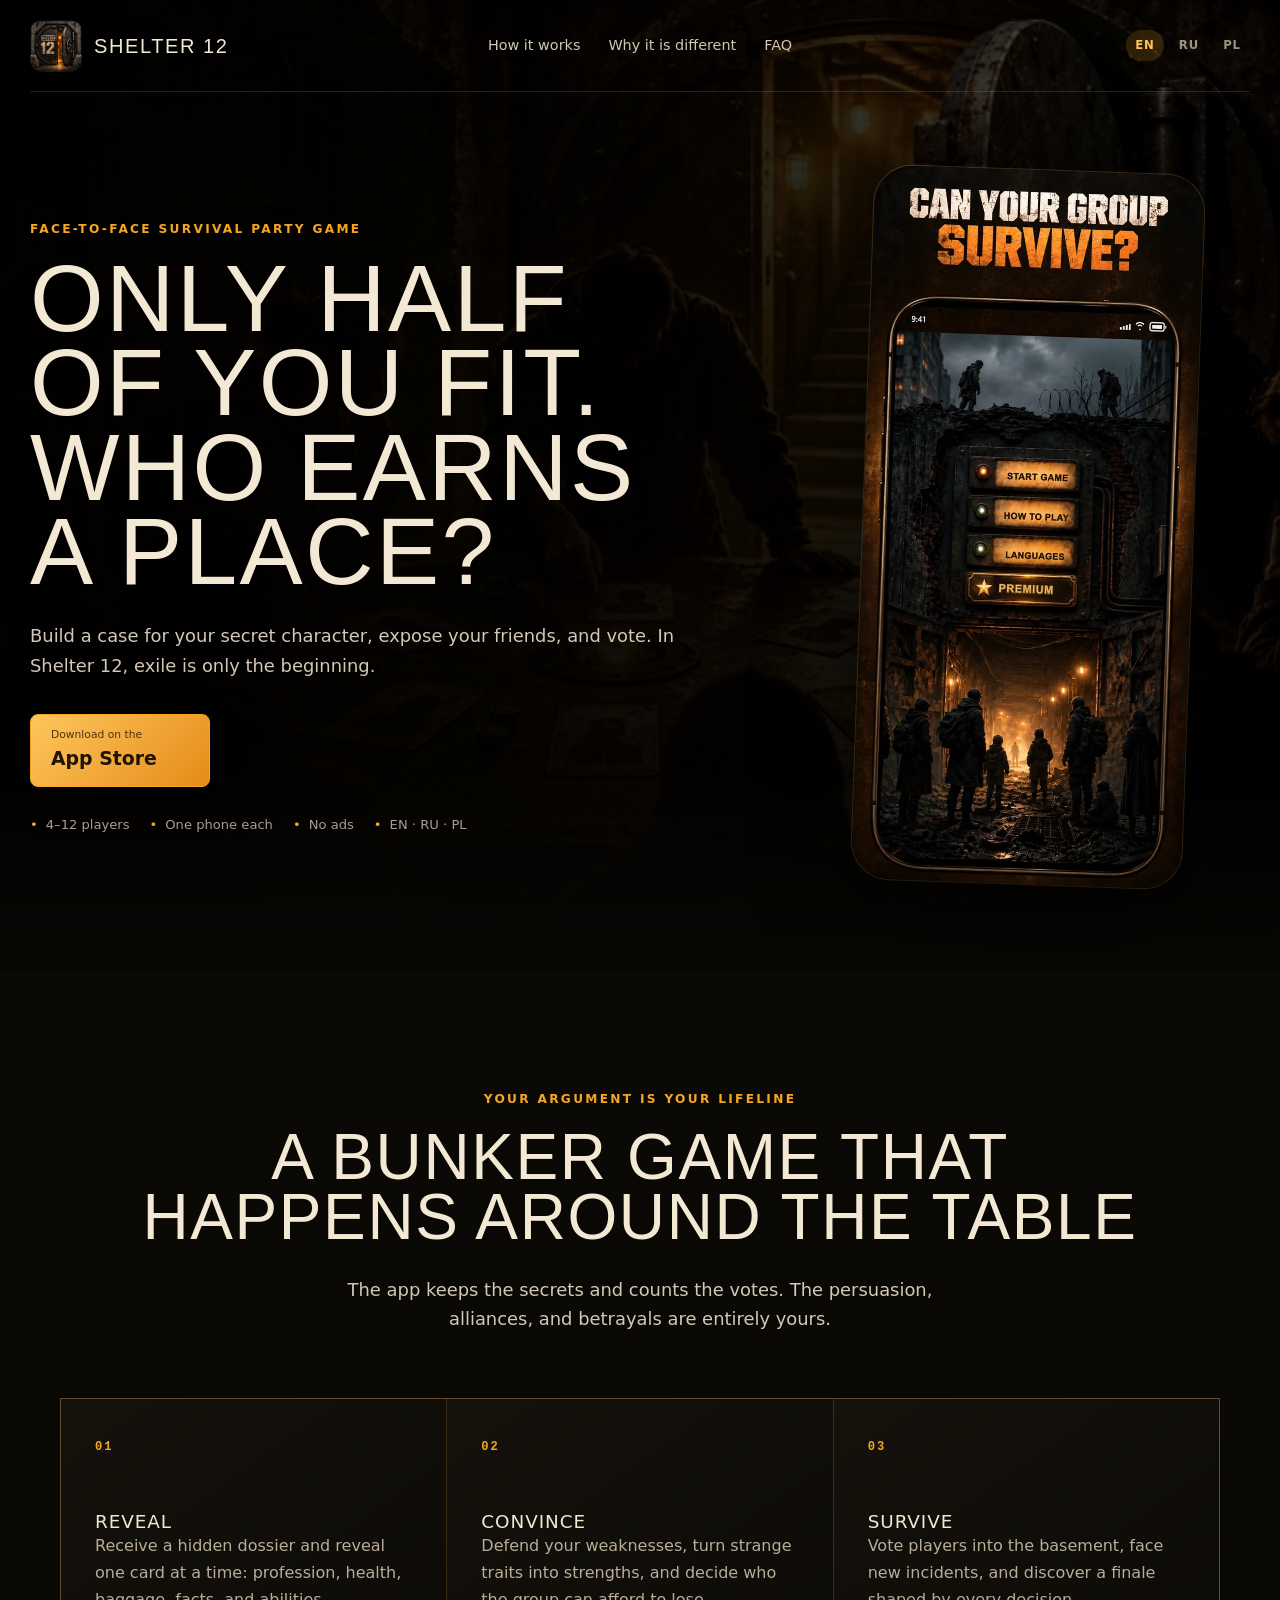
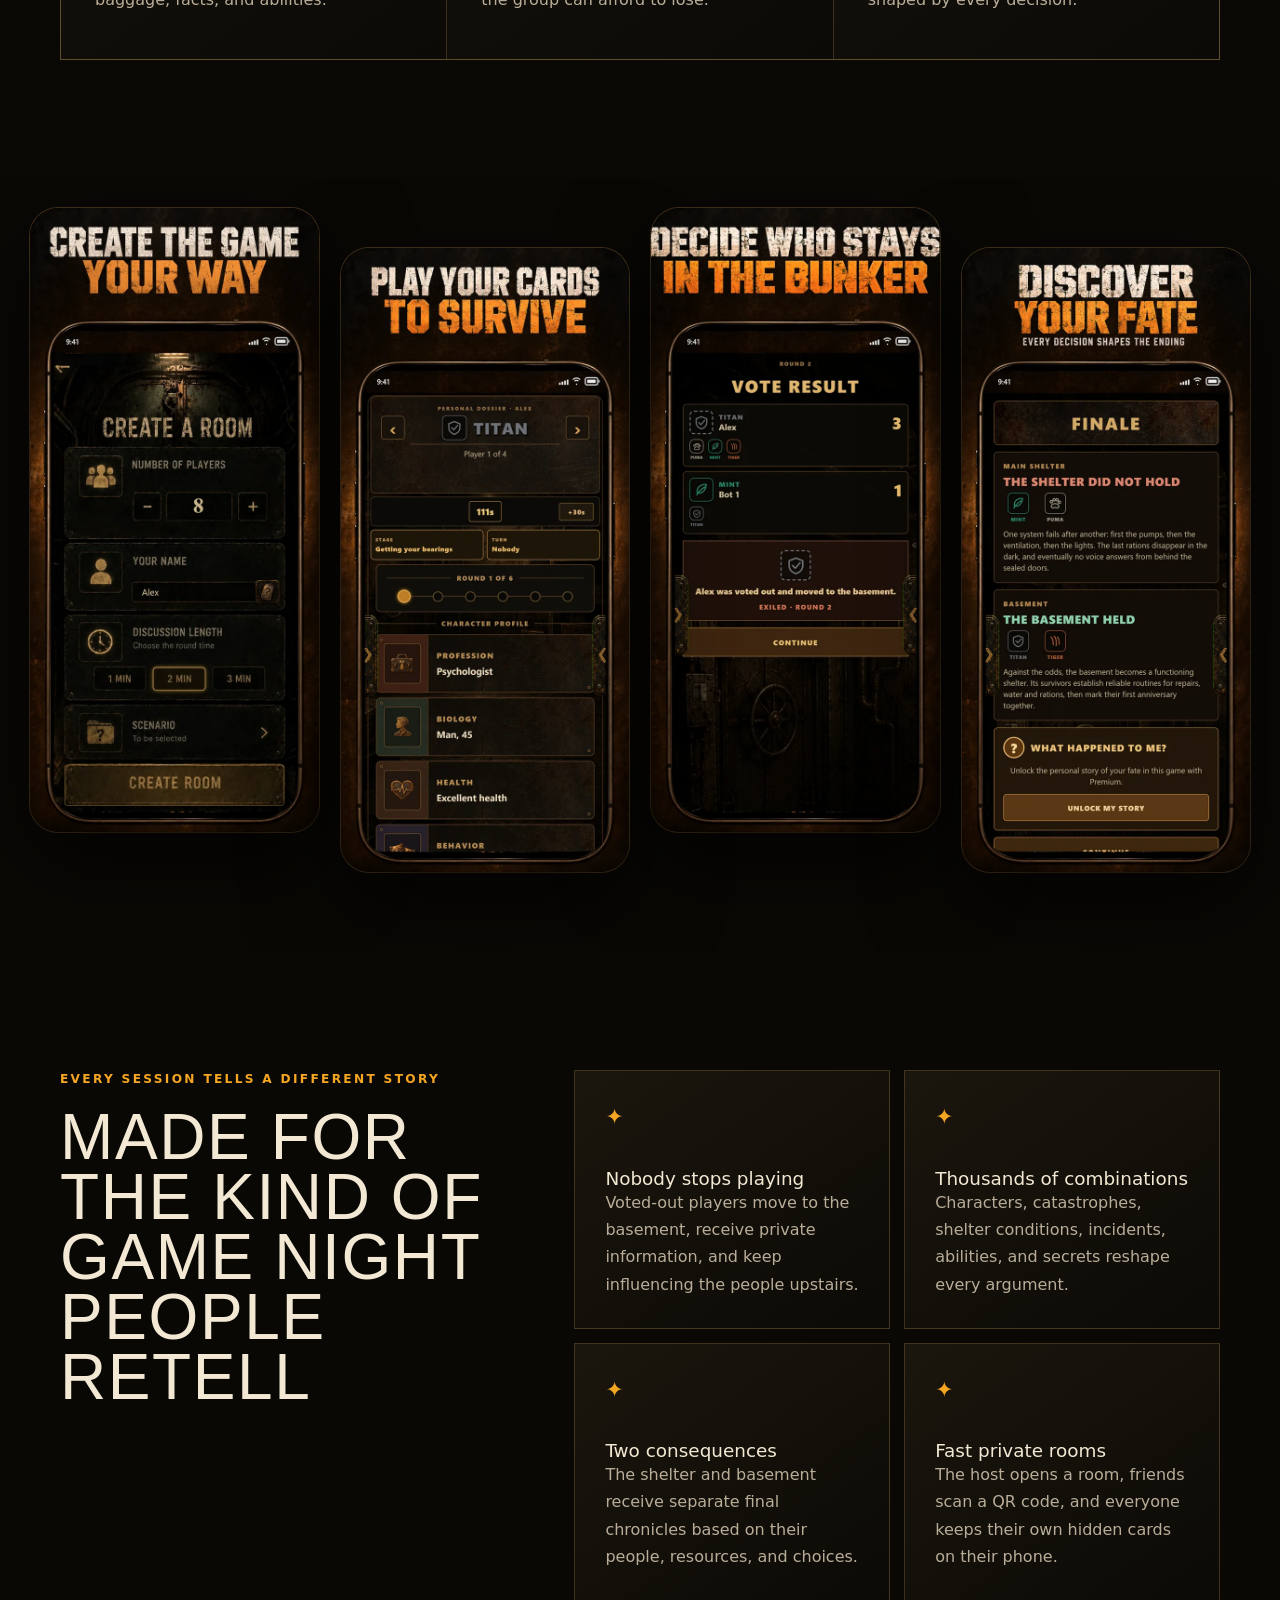
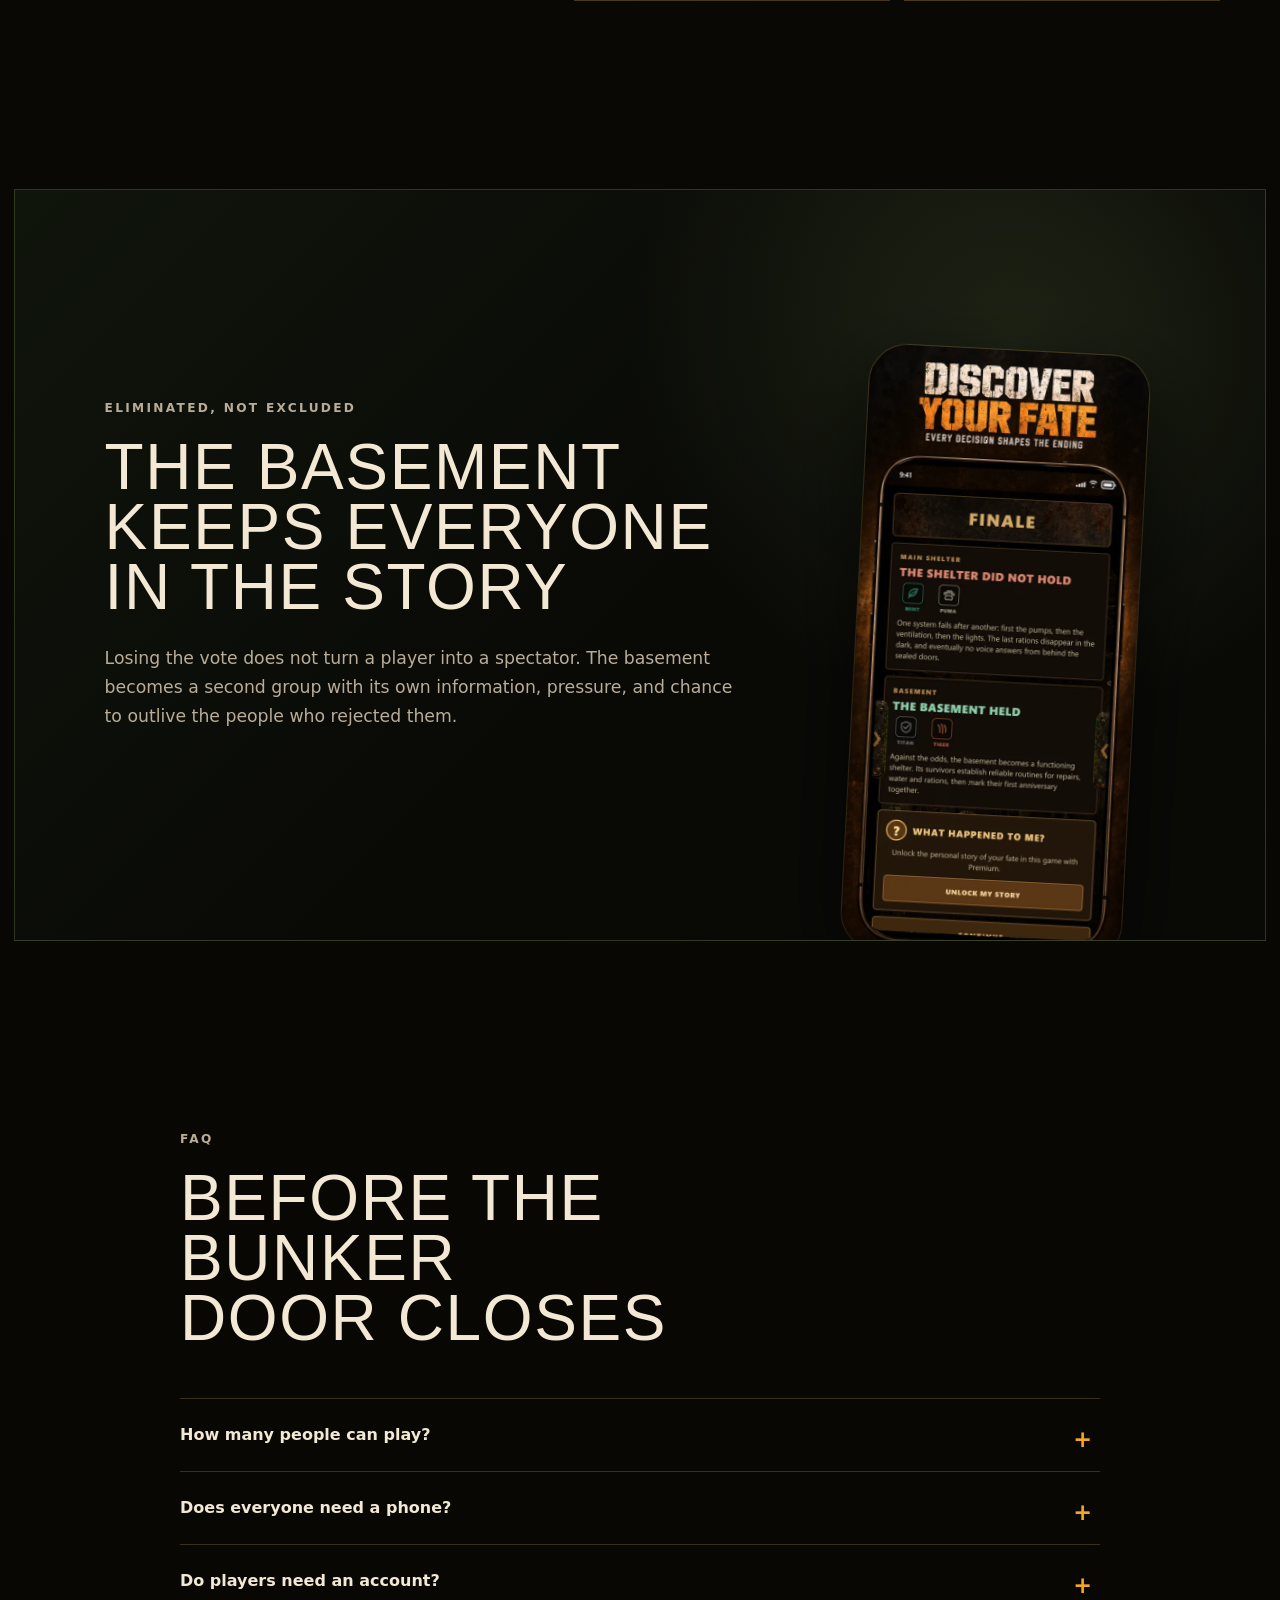
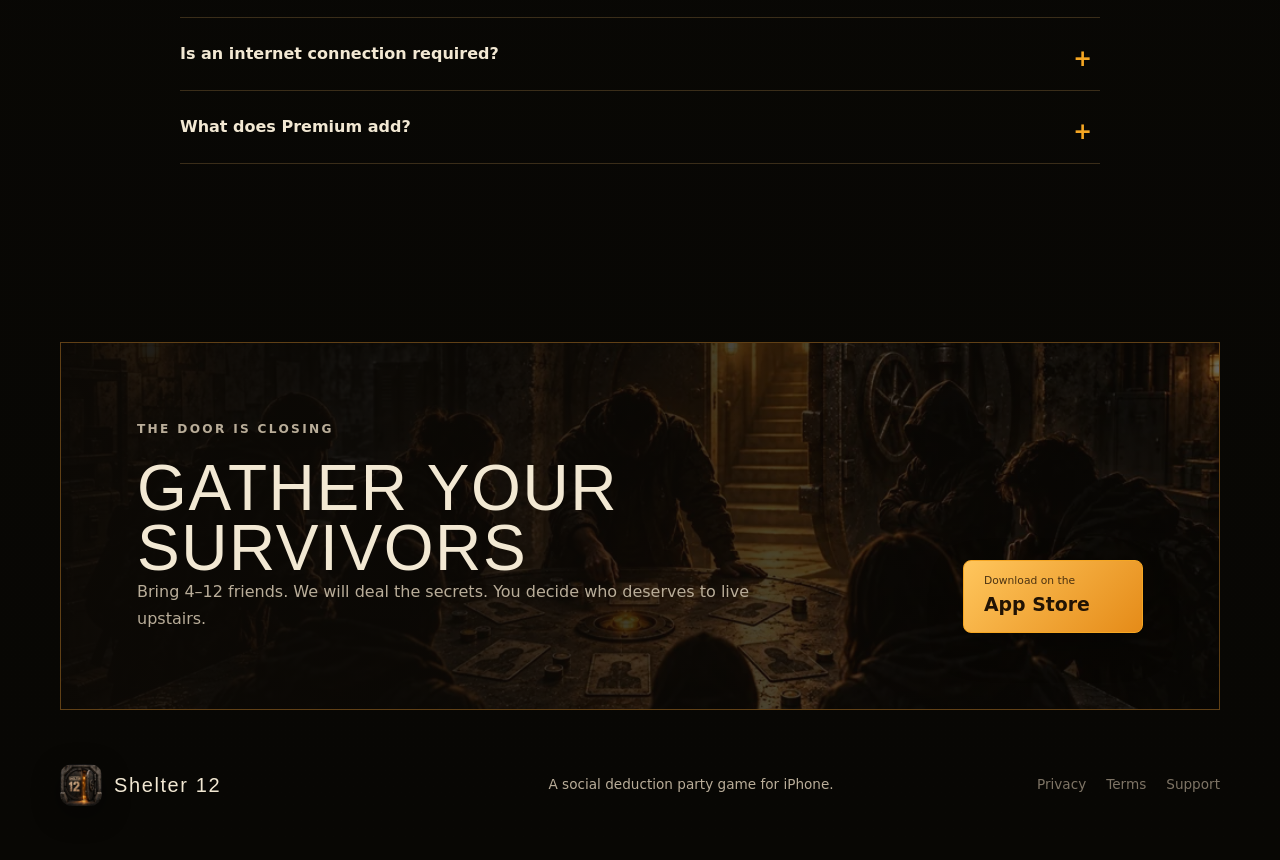
<file: index.html>
<!DOCTYPE html><html lang="en"><head><meta charSet="utf-8"/><meta name="viewport" content="width=device-width, initial-scale=1"/><link rel="preload" href="screens/survive.webp" as="image" fetchPriority="high"/><link rel="preload" href="app-icon.webp" as="image"/><link rel="stylesheet" href="assets/index-CUOzGbHn.css" data-rsc-css-href="assets/index-CUOzGbHn.css" data-precedence="vite-rsc/importer-resources"/><title>Shelter 12 — Bunker Party Game for 4–12 Friends | Shelter 12</title><meta name="description" content="Reveal secrets, debate, vote, and survive. Shelter 12 is a face-to-face social deduction party game for 4–12 friends on iPhone."/><meta name="application-name" content="Shelter 12"/><meta name="keywords" content="party game,social deduction game,bunker game,survival game,game night,games for friends"/><meta name="author" content="Shelter 12"/><meta name="creator" content="Shelter 12"/><meta property="og:title" content="Shelter 12: Bunker Party Game"/><meta property="og:description" content="Only half of your friends fit. Debate, vote, and discover who survives."/><meta property="og:site_name" content="Shelter 12"/><meta property="og:type" content="website"/><meta property="og:locale" content="en_US"/><meta property="og:image" content="https://vladekmarch.github.io/shelter12/og.png"/><meta property="og:image:width" content="1200"/><meta property="og:image:height" content="630"/><meta property="og:image:alt" content="Shelter 12 — Only half of you fit"/><meta name="twitter:card" content="summary_large_image"/><meta name="twitter:title" content="Shelter 12: Bunker Party Game"/><meta name="twitter:description" content="Only half of your friends fit. Who earns a place?"/><meta name="twitter:image" content="https://vladekmarch.github.io/shelter12/og.png"/><link rel="icon" href="https://vladekmarch.github.io/shelter12/app-icon.webp"/><link rel="apple-touch-icon" href="https://vladekmarch.github.io/shelter12/app-icon.webp"/><link rel="canonical" href="https://vladekmarch.github.io/shelter12/"/><link rel="alternate" hrefLang="en" href="https://vladekmarch.github.io/shelter12/"/><link rel="alternate" hrefLang="ru" href="https://vladekmarch.github.io/shelter12/ru/"/><link rel="alternate" hrefLang="pl" href="https://vladekmarch.github.io/shelter12/pl/"/><meta name="theme-color" content="#0b0906"/><meta name="color-scheme" content="dark"/>
</head><body><main lang="en"><script type="application/ld+json">{"@context":"https://schema.org","@type":"VideoGame","name":"Shelter 12: Bunker Party Game","description":"A face-to-face social deduction party game for 4–12 friends.","genre":["Party game","Social deduction","Board game"],"numberOfPlayers":{"@type":"QuantitativeValue","minValue":4,"maxValue":12},"operatingSystem":"iOS","applicationCategory":"GameApplication","inLanguage":["en","ru","pl"],"offers":{"@type":"Offer","price":"0","priceCurrency":"USD"},"downloadUrl":"https://apps.apple.com/app/id6805146649"}</script><header class="site-header"><a class="brand" href="/shelter12/" aria-label="Shelter 12 home"><img src="app-icon.webp" alt="" width="52" height="52"/><span>SHELTER 12</span></a><nav class="top-nav" aria-label="Main navigation"><a href="#how">How it works</a><a href="#features">Why it is different</a><a href="#faq">FAQ</a></nav><nav class="languages" aria-label="Language"><a class="active" href="/shelter12/" hrefLang="en">EN</a><a class="" href="/shelter12/ru/" hrefLang="ru">RU</a><a class="" href="/shelter12/pl/" hrefLang="pl">PL</a></nav></header><section class="hero"><div class="hero-backdrop" aria-hidden="true"></div><div class="hero-copy"><p class="eyebrow">Face-to-face survival party game</p><h1>Only half of you fit. Who earns a place?</h1><p class="hero-lead">Build a case for your secret character, expose your friends, and vote. In Shelter 12, exile is only the beginning.</p><div class="store-actions"><a class="store-button primary" href="https://apps.apple.com/app/id6805146649" rel="noreferrer"><span class="store-small">Download on the</span><strong>App Store</strong></a></div><div class="proof-row" aria-label="Quick facts"><span>4–12 players</span><span>One phone each</span><span>No ads</span><span>EN · RU · PL</span></div></div><div class="hero-phone" aria-label="Shelter 12 game menu on an iPhone"><img src="screens/survive.webp" alt="Shelter 12 game menu on an iPhone" width="540" height="1168" fetchPriority="high"/></div></section><section class="section intro" id="how"><p class="section-kicker">Your argument is your lifeline</p><h2>A bunker game that happens around the table</h2><p class="section-lead">The app keeps the secrets and counts the votes. The persuasion, alliances, and betrayals are entirely yours.</p><div class="steps"><article class="step"><span class="step-number">0<!-- -->1</span><h3>Reveal</h3><p>Receive a hidden dossier and reveal one card at a time: profession, health, baggage, facts, and abilities.</p></article><article class="step"><span class="step-number">0<!-- -->2</span><h3>Convince</h3><p>Defend your weaknesses, turn strange traits into strengths, and decide who the group can afford to lose.</p></article><article class="step"><span class="step-number">0<!-- -->3</span><h3>Survive</h3><p>Vote players into the basement, face new incidents, and discover a finale shaped by every decision.</p></article></div></section><section class="screen-gallery" aria-label="Shelter 12 gameplay screenshots"><div class="gallery-track"><figure class="screen-card screen-1"><img src="screens/create.webp" alt="Creating a Shelter 12 game room" width="540" height="1168" loading="lazy"/></figure><figure class="screen-card screen-2"><img src="screens/character.webp" alt="A secret character dossier in Shelter 12" width="540" height="1168" loading="lazy"/></figure><figure class="screen-card screen-3"><img src="screens/vote.webp" alt="Voting to decide who enters the bunker" width="540" height="1168" loading="lazy"/></figure><figure class="screen-card screen-4"><img src="screens/finale.webp" alt="Two final stories for the shelter and basement" width="540" height="1168" loading="lazy"/></figure></div></section><section class="section features" id="features"><div class="feature-heading"><p class="section-kicker">Every session tells a different story</p><h2>Made for the kind of game night people retell</h2></div><div class="feature-grid"><article class="feature-card"><span class="feature-mark" aria-hidden="true">✦</span><h3>Nobody stops playing</h3><p>Voted-out players move to the basement, receive private information, and keep influencing the people upstairs.</p></article><article class="feature-card"><span class="feature-mark" aria-hidden="true">✦</span><h3>Thousands of combinations</h3><p>Characters, catastrophes, shelter conditions, incidents, abilities, and secrets reshape every argument.</p></article><article class="feature-card"><span class="feature-mark" aria-hidden="true">✦</span><h3>Two consequences</h3><p>The shelter and basement receive separate final chronicles based on their people, resources, and choices.</p></article><article class="feature-card"><span class="feature-mark" aria-hidden="true">✦</span><h3>Fast private rooms</h3><p>The host opens a room, friends scan a QR code, and everyone keeps their own hidden cards on their phone.</p></article></div></section><section class="basement-band"><div><p class="section-kicker">Eliminated, not excluded</p><h2>The basement keeps everyone in the story</h2><p>Losing the vote does not turn a player into a spectator. The basement becomes a second group with its own information, pressure, and chance to outlive the people who rejected them.</p></div><img src="screens/finale.webp" alt="Shelter 12 finale showing the outcomes of both groups" width="540" height="1168" loading="lazy"/></section><section class="section faq" id="faq"><p class="section-kicker">FAQ</p><h2>Before the bunker door closes</h2><div class="faq-list"><details><summary>How many people can play?</summary><p>Shelter 12 is designed for 4–12 people playing together in the same place.</p></details><details><summary>Does everyone need a phone?</summary><p>Yes. Each person uses an iPhone for private cards, while the discussion happens face to face.</p></details><details><summary>Do players need an account?</summary><p>No account is needed for standard games. Optional sign-in is used to purchase and restore Premium.</p></details><details><summary>Is an internet connection required?</summary><p>Yes. Phones connect to the same private room through the Shelter 12 service.</p></details><details><summary>What does Premium add?</summary><p>Premium adds themed decks, controls for usefulness and difficulty, character differences, and personal epilogues.</p></details></div></section><section class="final-cta"><div><p class="section-kicker">The door is closing</p><h2>Gather your survivors</h2><p>Bring 4–12 friends. We will deal the secrets. You decide who deserves to live upstairs.</p></div><div class="store-actions"><a class="store-button primary" href="https://apps.apple.com/app/id6805146649" rel="noreferrer"><span class="store-small">Download on the</span><strong>App Store</strong></a></div></section><footer><div class="footer-brand"><img src="app-icon.webp" alt="" width="42" height="42"/><span>Shelter 12</span></div><p>A social deduction party game for iPhone.</p><div class="footer-links"><a href="https://vladekmarch.github.io/shelter12/privacy/#en">Privacy</a><a href="https://vladekmarch.github.io/shelter12/privacy/#terms">Terms</a><a href="mailto:kaktuscom03@gmail.com">Support</a></div></footer></main></body></html>
</file>
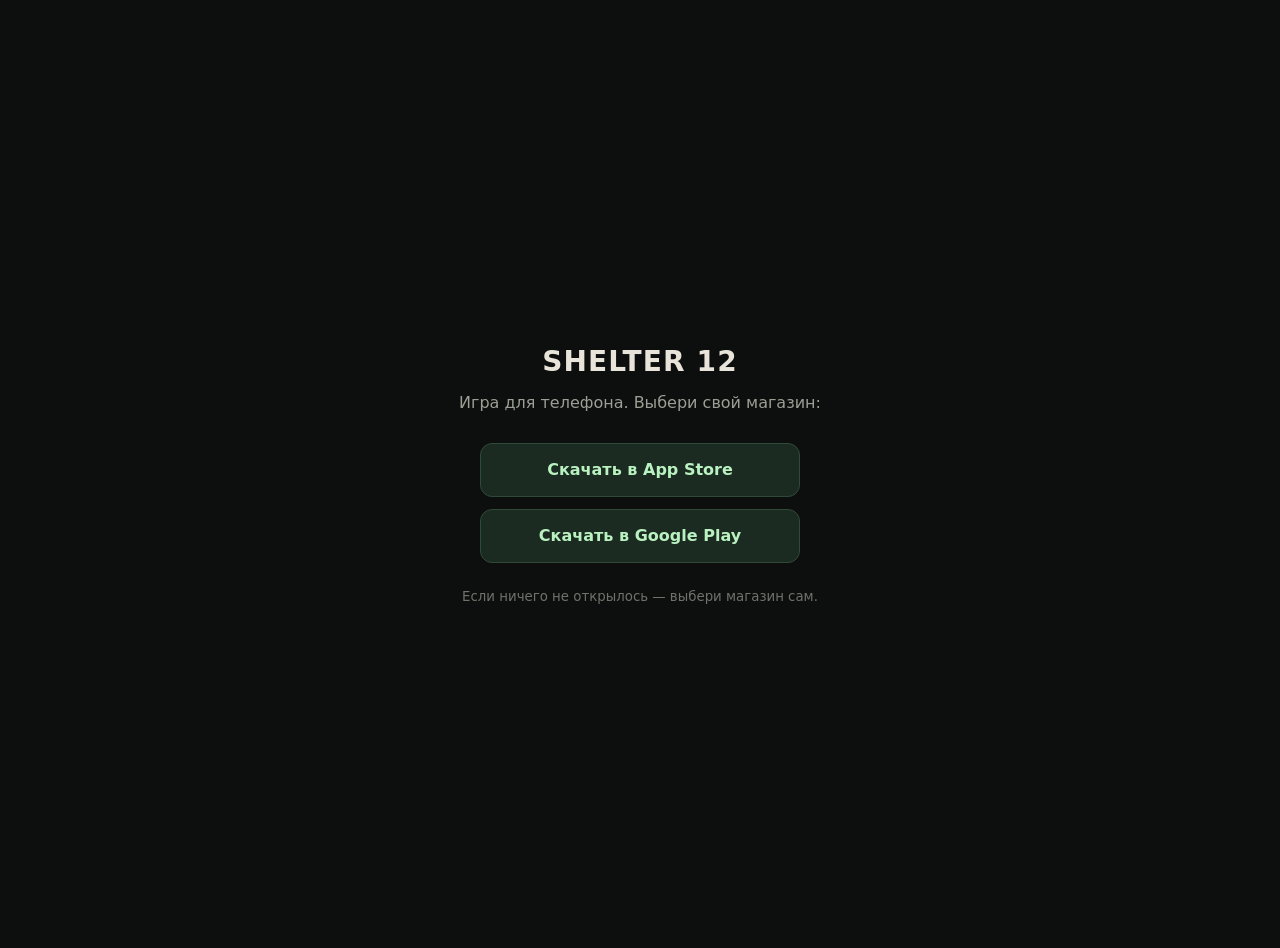
<file: get/index.html>
<!DOCTYPE html>
<html lang="ru">
<head>
<meta charset="utf-8">
<meta name="viewport" content="width=device-width, initial-scale=1">
<title>Shelter 12</title>
<meta property="og:title" content="Shelter 12">
<meta property="og:description" content="Кто останется снаружи? Игра для компании на одном столе.">
<style>
  :root { color-scheme: dark; }
  body {
    margin: 0; min-height: 100vh; display: grid; place-items: center;
    background: #0d0f0e; color: #e8e4d9;
    font: 16px/1.5 system-ui, -apple-system, "Segoe UI", Roboto, sans-serif;
    text-align: center; padding: 24px;
  }
  h1 { font-size: 28px; letter-spacing: .04em; margin: 0 0 8px; }
  p { color: #9aa095; margin: 0 0 28px; }
  .stores { display: flex; flex-direction: column; gap: 12px; width: min(320px, 100%); margin: 0 auto; }
  a {
    display: block; padding: 14px 20px; border-radius: 12px;
    background: #1c2b22; color: #b9f2c0; border: 1px solid #2f4a39;
    text-decoration: none; font-weight: 600;
  }
  a:hover { background: #23382c; }
  small { display: block; margin-top: 24px; color: #6d736a; }
</style>
</head>
<body>
  <main>
    <h1>SHELTER 12</h1>
    <p>Открываю магазин…</p>
    <div class="stores">
      <a id="ios" href="https://apps.apple.com/app/id6805146649">Скачать в App Store</a>
      <a id="android" href="https://play.google.com/store/apps/details?id=com.shelter12.app">Скачать в Google Play</a>
    </div>
    <small>Если ничего не открылось — выбери магазин сам.</small>
  </main>
<script>
  // Перенаправляем только телефон: на компьютере скачивать нечего, там просто две кнопки.
  var ua = navigator.userAgent || "";
  var apple = /iPhone|iPad|iPod/i.test(ua);
  // iPadOS притворяется маком, поэтому его ловим по тач-экрану, а не по имени.
  var newIpad = /Macintosh/i.test(ua) && navigator.maxTouchPoints > 1;
  var android = /Android/i.test(ua);
  var target = (apple || newIpad) ? document.getElementById("ios").href
             : android ? document.getElementById("android").href
             : null;
  if (target) {
    location.replace(target);
  } else {
    document.querySelector("p").textContent = "Игра для телефона. Выбери свой магазин:";
  }
</script>
</body>
</html>
</file>
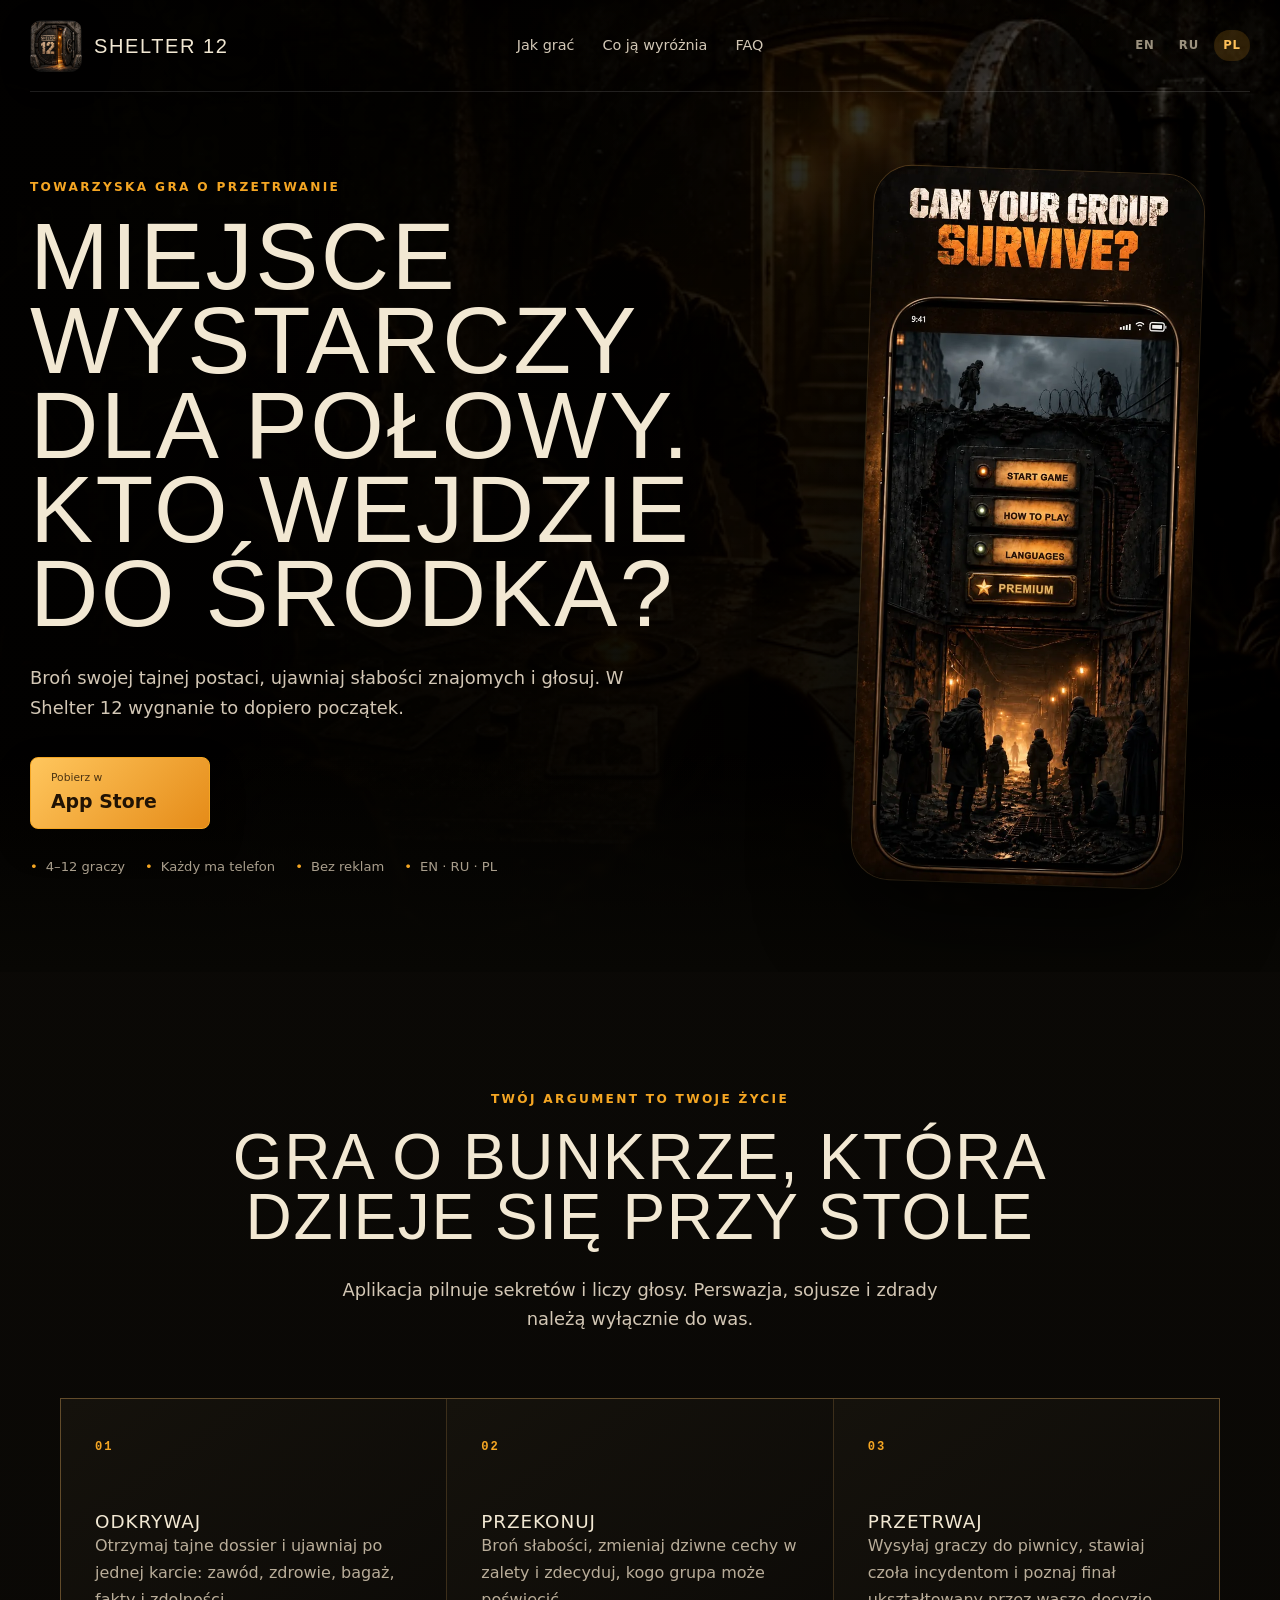
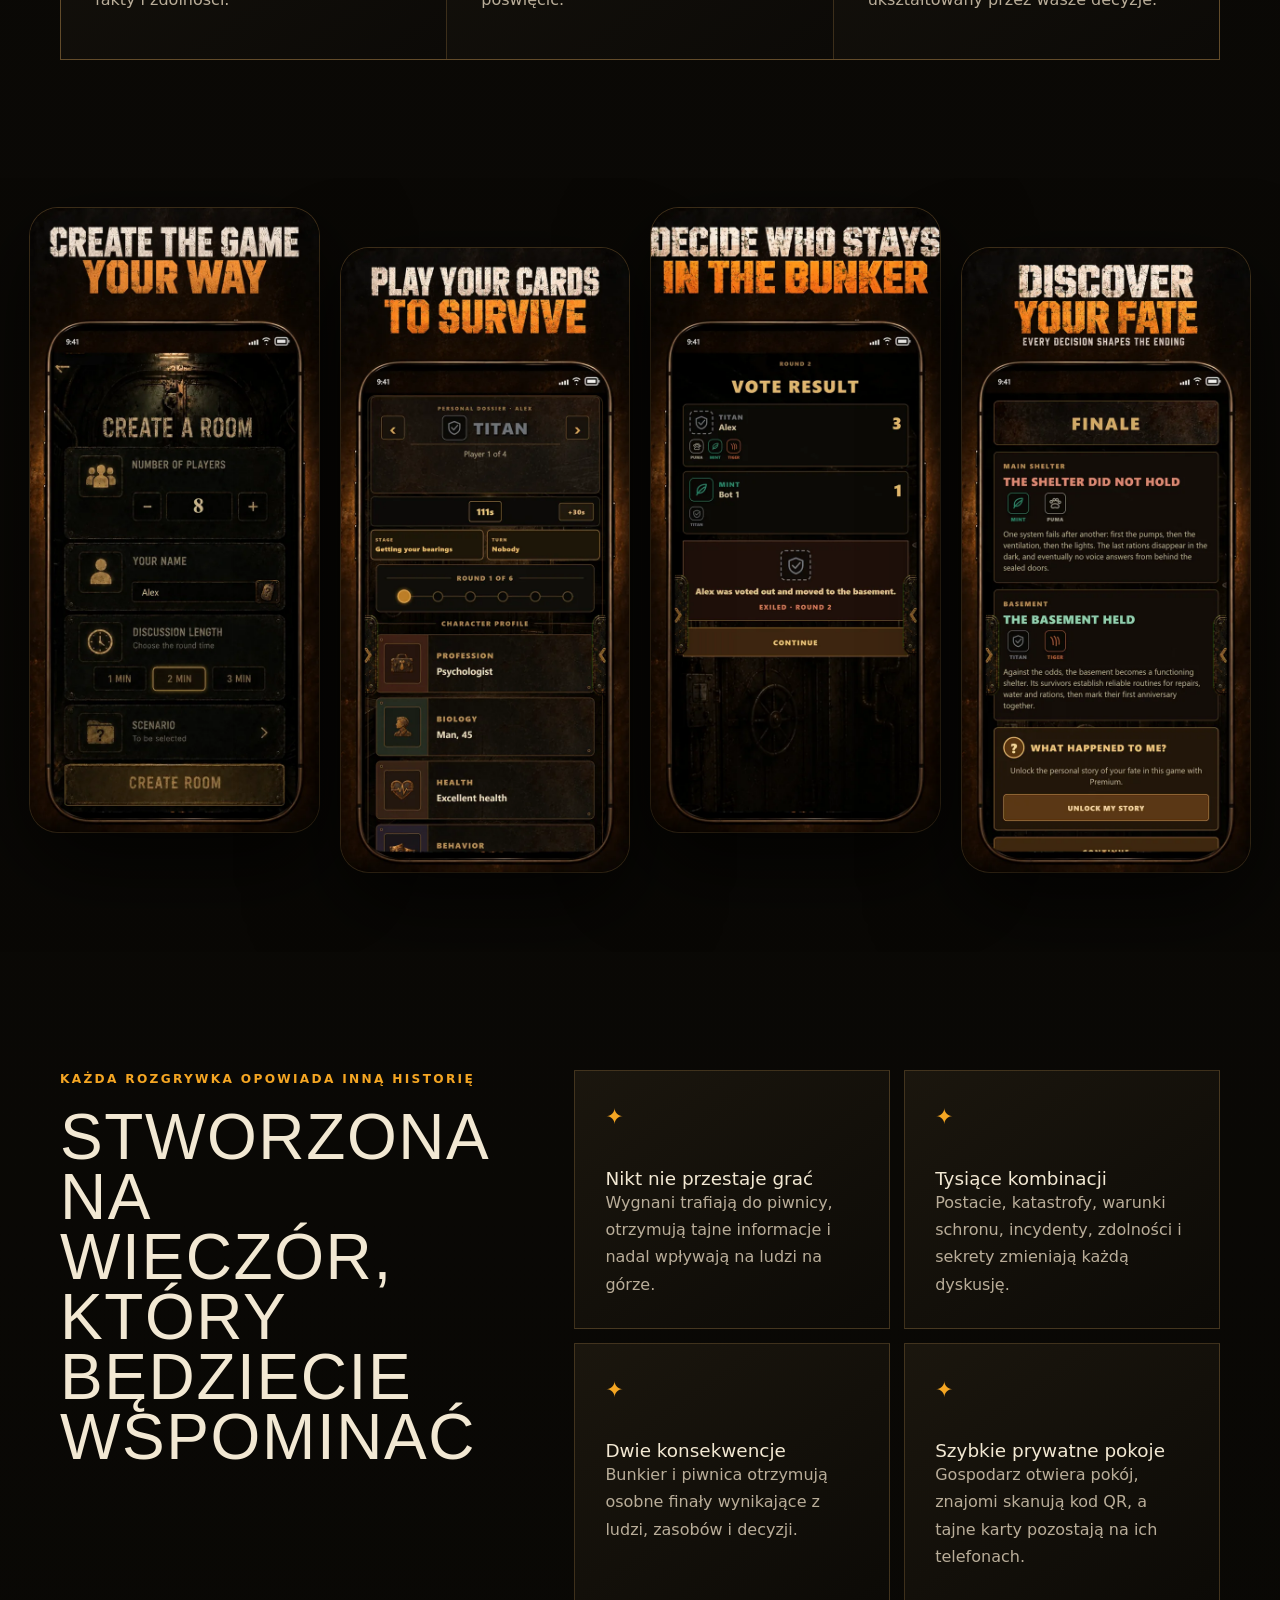
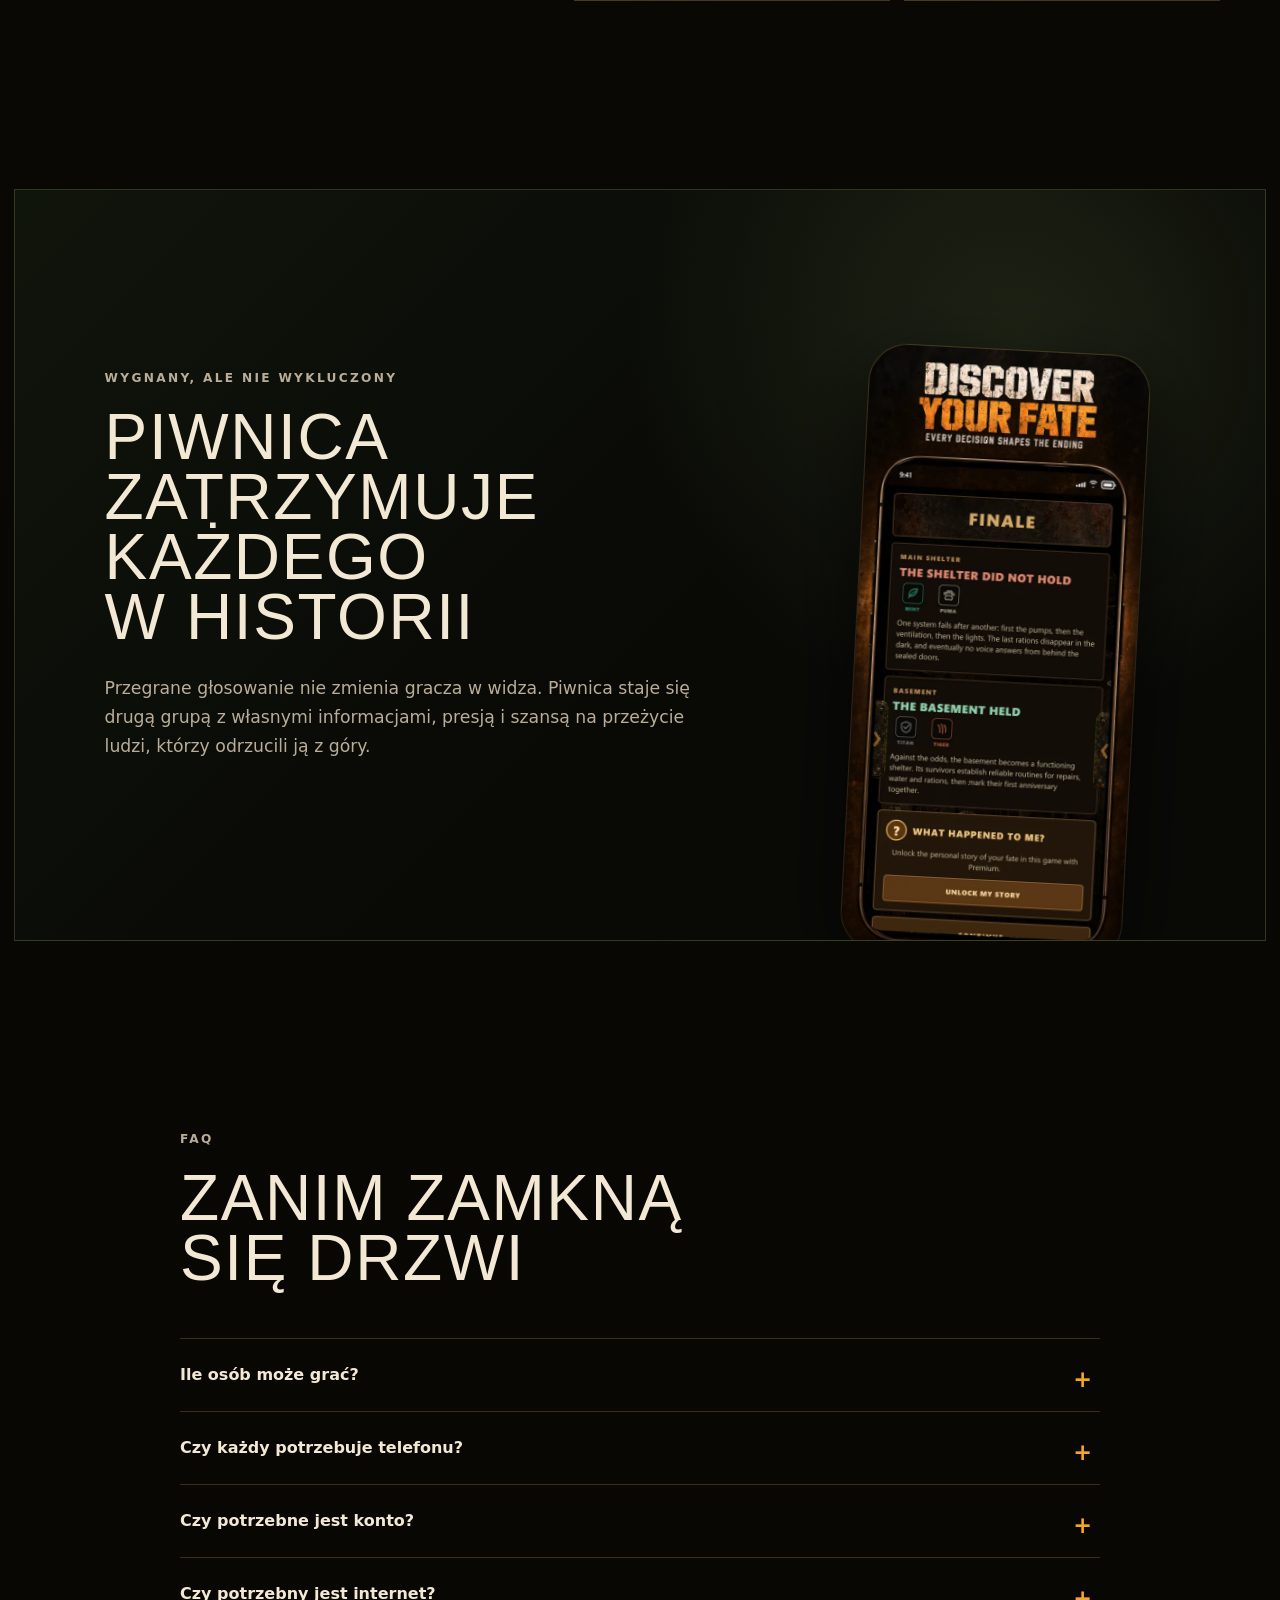
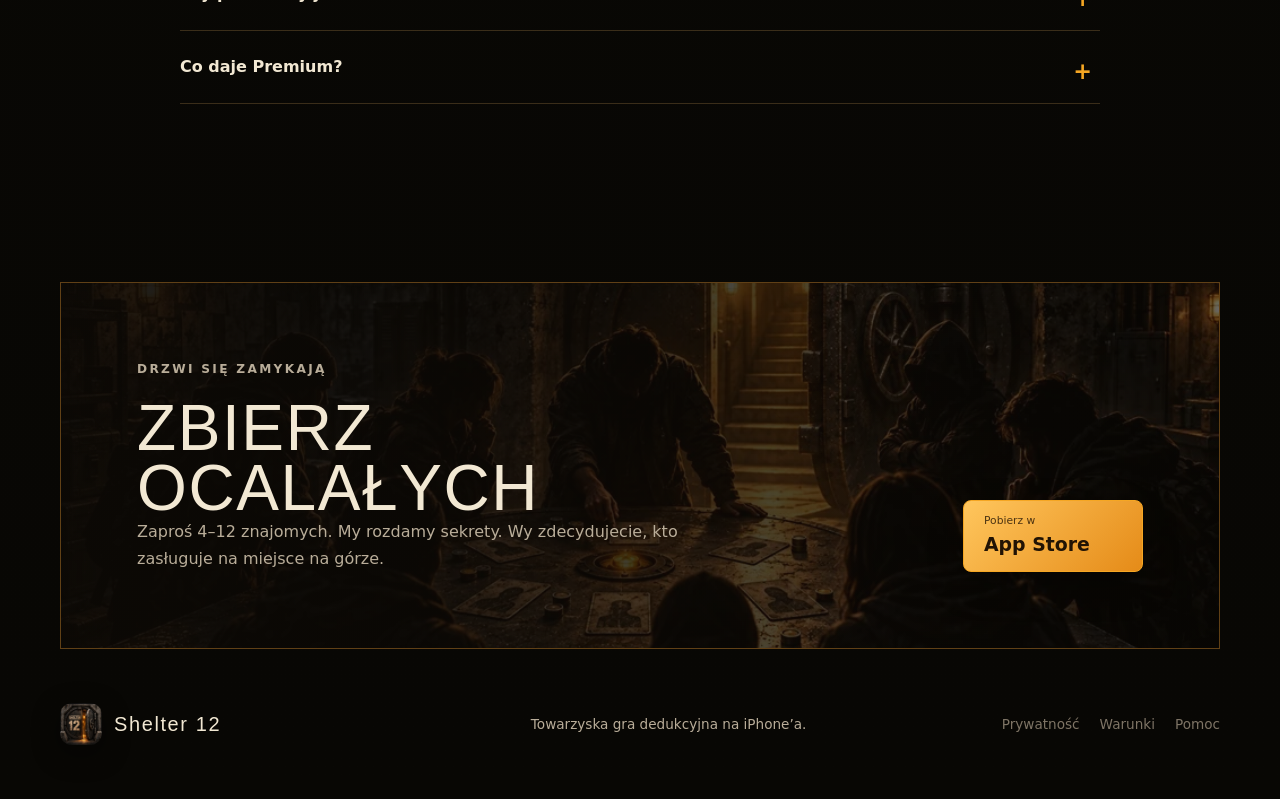
<file: pl/index.html>
<!DOCTYPE html><html lang="en"><head><meta charSet="utf-8"/><meta name="viewport" content="width=device-width, initial-scale=1"/><link rel="preload" href="../screens/survive.webp" as="image" fetchPriority="high"/><link rel="preload" href="../app-icon.webp" as="image"/><link rel="stylesheet" href="../assets/index-CUOzGbHn.css" data-rsc-css-href="../assets/index-CUOzGbHn.css" data-precedence="vite-rsc/importer-resources"/><title>Shelter 12 — imprezowa gra o bunkrze | Shelter 12</title><meta name="description" content="Odkrywaj sekrety, dyskutuj, głosuj i przetrwaj. Gra towarzyska dla 4–12 znajomych na iPhone’a."/><meta name="application-name" content="Shelter 12"/><meta name="keywords" content="party game,social deduction game,bunker game,survival game,game night,games for friends"/><meta name="author" content="Shelter 12"/><meta name="creator" content="Shelter 12"/><meta property="og:title" content="Shelter 12: Bunker Party Game"/><meta property="og:description" content="Only half of your friends fit. Debate, vote, and discover who survives."/><meta property="og:site_name" content="Shelter 12"/><meta property="og:type" content="website"/><meta property="og:locale" content="en_US"/><meta property="og:image" content="https://vladekmarch.github.io/shelter12/og.png"/><meta property="og:image:width" content="1200"/><meta property="og:image:height" content="630"/><meta property="og:image:alt" content="Shelter 12 — Only half of you fit"/><meta name="twitter:card" content="summary_large_image"/><meta name="twitter:title" content="Shelter 12: Bunker Party Game"/><meta name="twitter:description" content="Only half of your friends fit. Who earns a place?"/><meta name="twitter:image" content="https://vladekmarch.github.io/shelter12/og.png"/><link rel="icon" href="https://vladekmarch.github.io/shelter12/app-icon.webp"/><link rel="apple-touch-icon" href="https://vladekmarch.github.io/shelter12/app-icon.webp"/><link rel="canonical" href="https://vladekmarch.github.io/shelter12/pl/"/><link rel="alternate" hrefLang="en" href="https://vladekmarch.github.io/shelter12/"/><link rel="alternate" hrefLang="ru" href="https://vladekmarch.github.io/shelter12/ru/"/><link rel="alternate" hrefLang="pl" href="https://vladekmarch.github.io/shelter12/pl/"/><meta name="theme-color" content="#0b0906"/><meta name="color-scheme" content="dark"/>
</head><body><main lang="pl"><script type="application/ld+json">{"@context":"https://schema.org","@type":"VideoGame","name":"Shelter 12: Bunker Party Game","description":"Towarzyska gra o bunkrze i dedukcji społecznej dla 4–12 znajomych.","genre":["Party game","Social deduction","Board game"],"numberOfPlayers":{"@type":"QuantitativeValue","minValue":4,"maxValue":12},"operatingSystem":"iOS","applicationCategory":"GameApplication","inLanguage":["en","ru","pl"],"offers":{"@type":"Offer","price":"0","priceCurrency":"USD"},"downloadUrl":"https://apps.apple.com/app/id6805146649"}</script><header class="site-header"><a class="brand" href="/shelter12/pl/" aria-label="Shelter 12 home"><img src="../app-icon.webp" alt="" width="52" height="52"/><span>SHELTER 12</span></a><nav class="top-nav" aria-label="Główna nawigacja"><a href="#how">Jak grać</a><a href="#features">Co ją wyróżnia</a><a href="#faq">FAQ</a></nav><nav class="languages" aria-label="Language"><a class="" href="/shelter12/" hrefLang="en">EN</a><a class="" href="/shelter12/ru/" hrefLang="ru">RU</a><a class="active" href="/shelter12/pl/" hrefLang="pl">PL</a></nav></header><section class="hero"><div class="hero-backdrop" aria-hidden="true"></div><div class="hero-copy"><p class="eyebrow">Towarzyska gra o przetrwanie</p><h1>Miejsce wystarczy dla połowy. Kto wejdzie do środka?</h1><p class="hero-lead">Broń swojej tajnej postaci, ujawniaj słabości znajomych i głosuj. W Shelter 12 wygnanie to dopiero początek.</p><div class="store-actions"><a class="store-button primary" href="https://apps.apple.com/app/id6805146649" rel="noreferrer"><span class="store-small">Pobierz w</span><strong>App Store</strong></a></div><div class="proof-row" aria-label="Najważniejsze informacje"><span>4–12 graczy</span><span>Każdy ma telefon</span><span>Bez reklam</span><span>EN · RU · PL</span></div></div><div class="hero-phone" aria-label="Menu gry Shelter 12 na iPhonie"><img src="../screens/survive.webp" alt="Menu gry Shelter 12 na iPhonie" width="540" height="1168" fetchPriority="high"/></div></section><section class="section intro" id="how"><p class="section-kicker">Twój argument to twoje życie</p><h2>Gra o bunkrze, która dzieje się przy stole</h2><p class="section-lead">Aplikacja pilnuje sekretów i liczy głosy. Perswazja, sojusze i zdrady należą wyłącznie do was.</p><div class="steps"><article class="step"><span class="step-number">0<!-- -->1</span><h3>Odkrywaj</h3><p>Otrzymaj tajne dossier i ujawniaj po jednej karcie: zawód, zdrowie, bagaż, fakty i zdolności.</p></article><article class="step"><span class="step-number">0<!-- -->2</span><h3>Przekonuj</h3><p>Broń słabości, zmieniaj dziwne cechy w zalety i zdecyduj, kogo grupa może poświęcić.</p></article><article class="step"><span class="step-number">0<!-- -->3</span><h3>Przetrwaj</h3><p>Wysyłaj graczy do piwnicy, stawiaj czoła incydentom i poznaj finał ukształtowany przez wasze decyzje.</p></article></div></section><section class="screen-gallery" aria-label="Zrzuty ekranu z gry Shelter 12"><div class="gallery-track"><figure class="screen-card screen-1"><img src="../screens/create.webp" alt="Tworzenie pokoju w Shelter 12" width="540" height="1168" loading="lazy"/></figure><figure class="screen-card screen-2"><img src="../screens/character.webp" alt="Tajne dossier postaci w Shelter 12" width="540" height="1168" loading="lazy"/></figure><figure class="screen-card screen-3"><img src="../screens/vote.webp" alt="Głosowanie o miejsce w bunkrze" width="540" height="1168" loading="lazy"/></figure><figure class="screen-card screen-4"><img src="../screens/finale.webp" alt="Dwie historie finałowe bunkra i piwnicy" width="540" height="1168" loading="lazy"/></figure></div></section><section class="section features" id="features"><div class="feature-heading"><p class="section-kicker">Każda rozgrywka opowiada inną historię</p><h2>Stworzona na wieczór, który będziecie wspominać</h2></div><div class="feature-grid"><article class="feature-card"><span class="feature-mark" aria-hidden="true">✦</span><h3>Nikt nie przestaje grać</h3><p>Wygnani trafiają do piwnicy, otrzymują tajne informacje i nadal wpływają na ludzi na górze.</p></article><article class="feature-card"><span class="feature-mark" aria-hidden="true">✦</span><h3>Tysiące kombinacji</h3><p>Postacie, katastrofy, warunki schronu, incydenty, zdolności i sekrety zmieniają każdą dyskusję.</p></article><article class="feature-card"><span class="feature-mark" aria-hidden="true">✦</span><h3>Dwie konsekwencje</h3><p>Bunkier i piwnica otrzymują osobne finały wynikające z ludzi, zasobów i decyzji.</p></article><article class="feature-card"><span class="feature-mark" aria-hidden="true">✦</span><h3>Szybkie prywatne pokoje</h3><p>Gospodarz otwiera pokój, znajomi skanują kod QR, a tajne karty pozostają na ich telefonach.</p></article></div></section><section class="basement-band"><div><p class="section-kicker">Wygnany, ale nie wykluczony</p><h2>Piwnica zatrzymuje każdego w historii</h2><p>Przegrane głosowanie nie zmienia gracza w widza. Piwnica staje się drugą grupą z własnymi informacjami, presją i szansą na przeżycie ludzi, którzy odrzucili ją z góry.</p></div><img src="../screens/finale.webp" alt="Finał Shelter 12 z wynikami obu grup" width="540" height="1168" loading="lazy"/></section><section class="section faq" id="faq"><p class="section-kicker">FAQ</p><h2>Zanim zamkną się drzwi</h2><div class="faq-list"><details><summary>Ile osób może grać?</summary><p>Shelter 12 jest przeznaczone dla 4–12 osób grających razem w jednym miejscu.</p></details><details><summary>Czy każdy potrzebuje telefonu?</summary><p>Tak. Każda osoba używa iPhone’a do prywatnych kart, a dyskusja odbywa się twarzą w twarz.</p></details><details><summary>Czy potrzebne jest konto?</summary><p>Nie do standardowych gier. Opcjonalne logowanie służy do zakupu i przywracania Premium.</p></details><details><summary>Czy potrzebny jest internet?</summary><p>Tak. Telefony łączą się z jednym prywatnym pokojem przez usługę Shelter 12.</p></details><details><summary>Co daje Premium?</summary><p>Talia tematyczna, kontrola użyteczności i trudności, różnice postaci oraz osobiste epilogi.</p></details></div></section><section class="final-cta"><div><p class="section-kicker">Drzwi się zamykają</p><h2>Zbierz ocalałych</h2><p>Zaproś 4–12 znajomych. My rozdamy sekrety. Wy zdecydujecie, kto zasługuje na miejsce na górze.</p></div><div class="store-actions"><a class="store-button primary" href="https://apps.apple.com/app/id6805146649" rel="noreferrer"><span class="store-small">Pobierz w</span><strong>App Store</strong></a></div></section><footer><div class="footer-brand"><img src="../app-icon.webp" alt="" width="42" height="42"/><span>Shelter 12</span></div><p>Towarzyska gra dedukcyjna na iPhone’a.</p><div class="footer-links"><a href="https://vladekmarch.github.io/shelter12/privacy/#en">Prywatność</a><a href="https://vladekmarch.github.io/shelter12/privacy/#terms">Warunki</a><a href="mailto:kaktuscom03@gmail.com">Pomoc</a></div></footer></main></body></html>
</file>
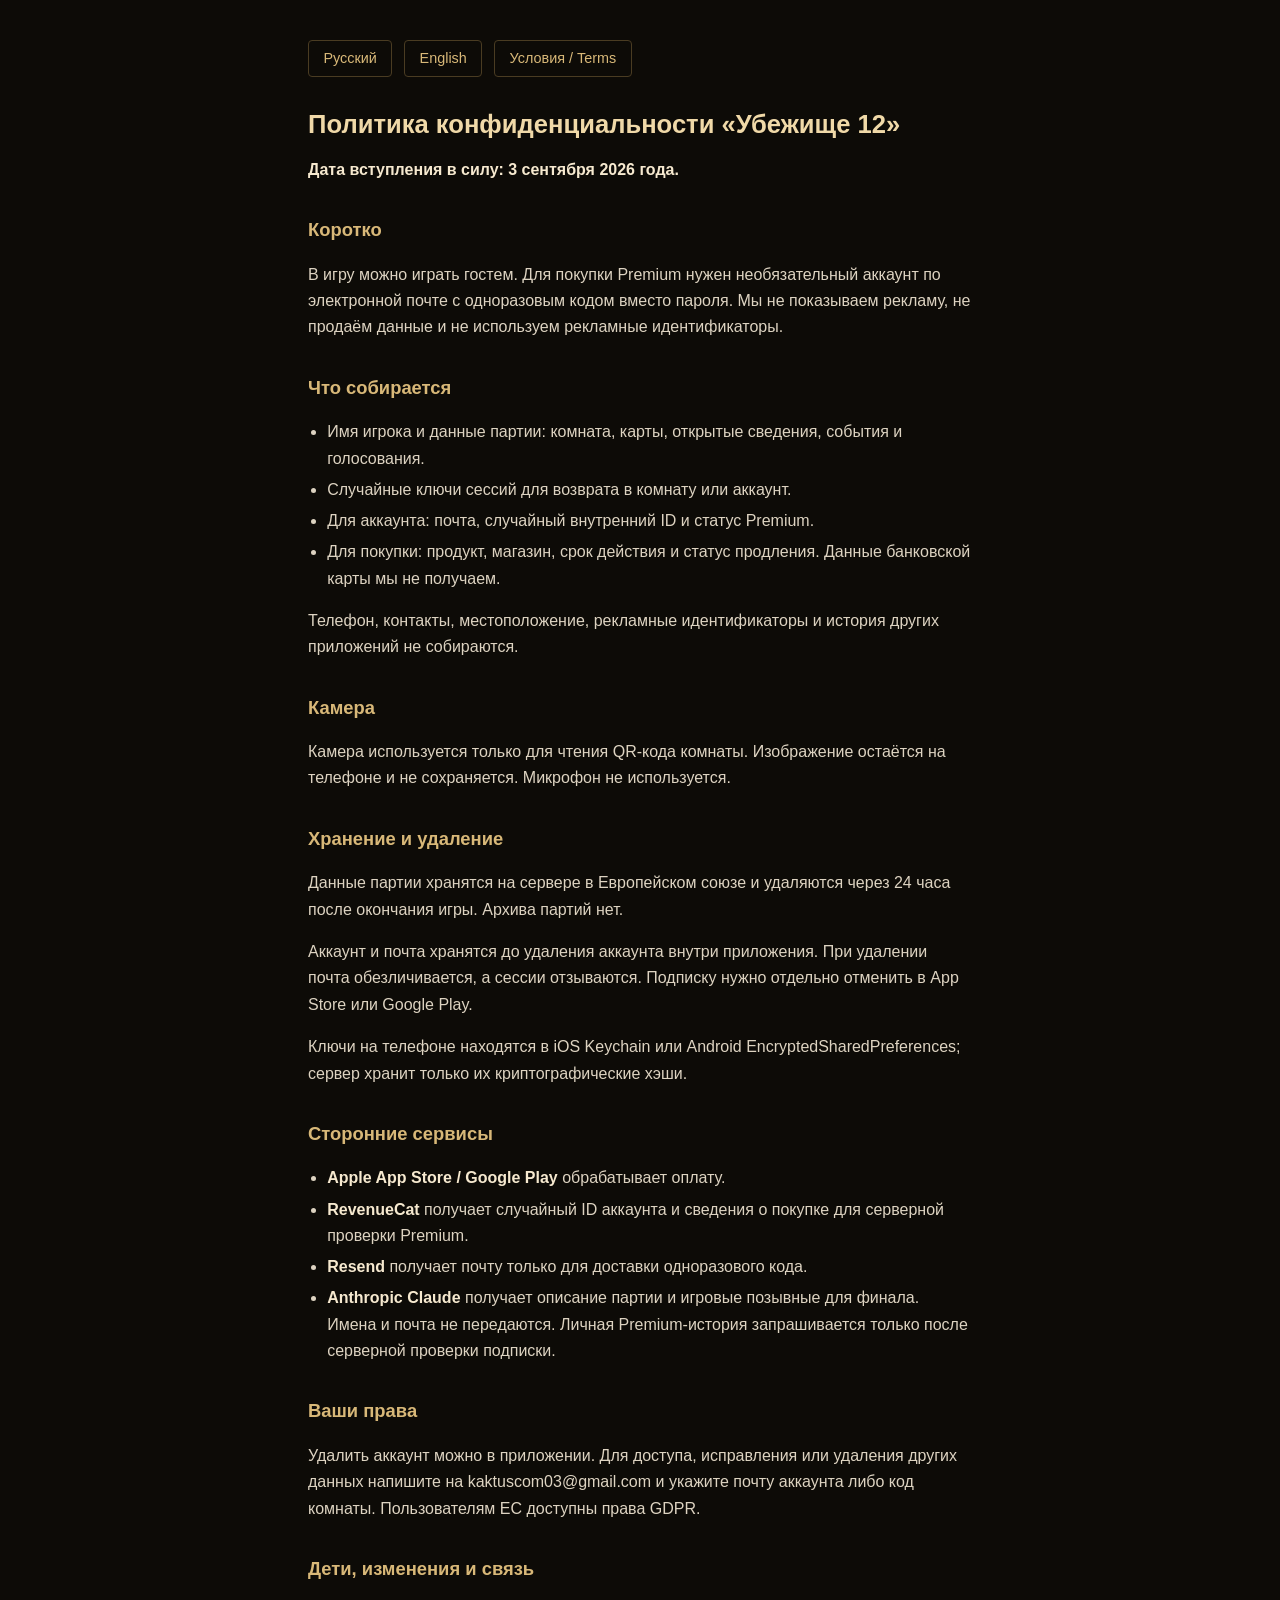
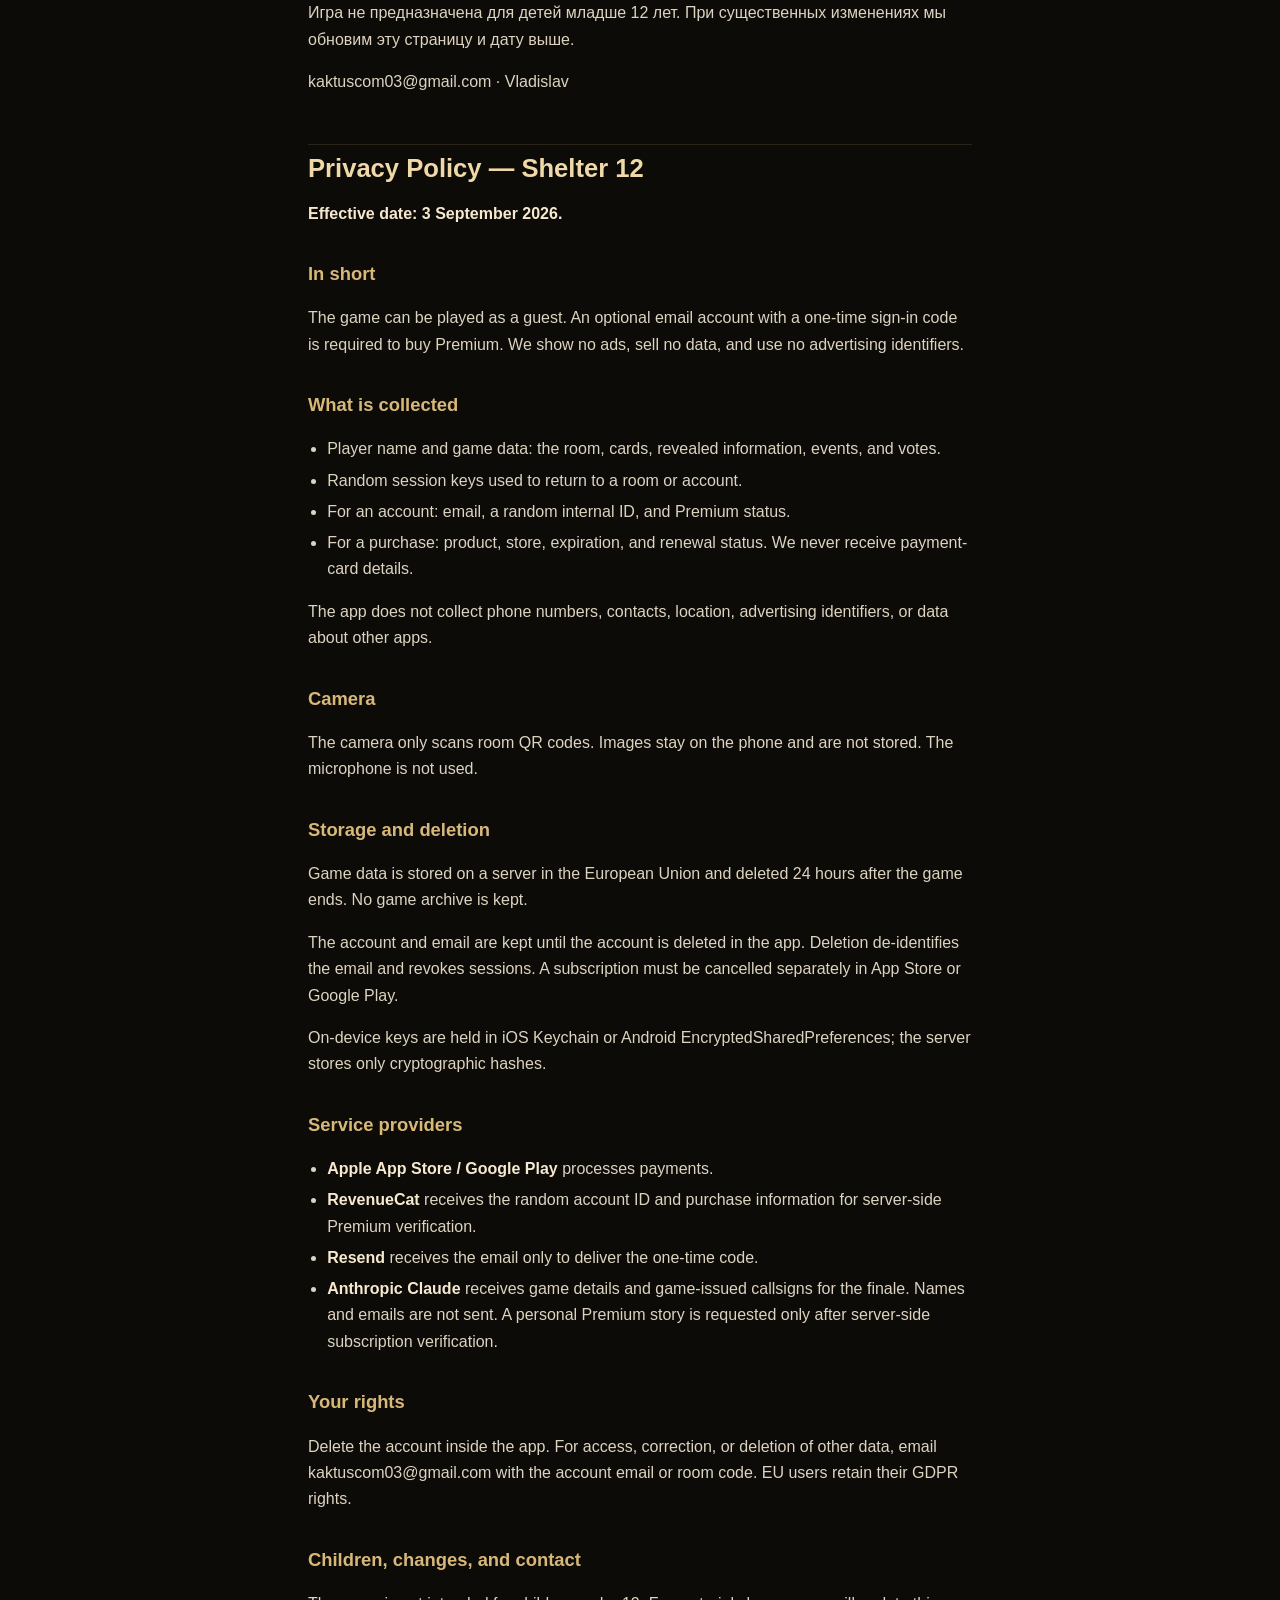
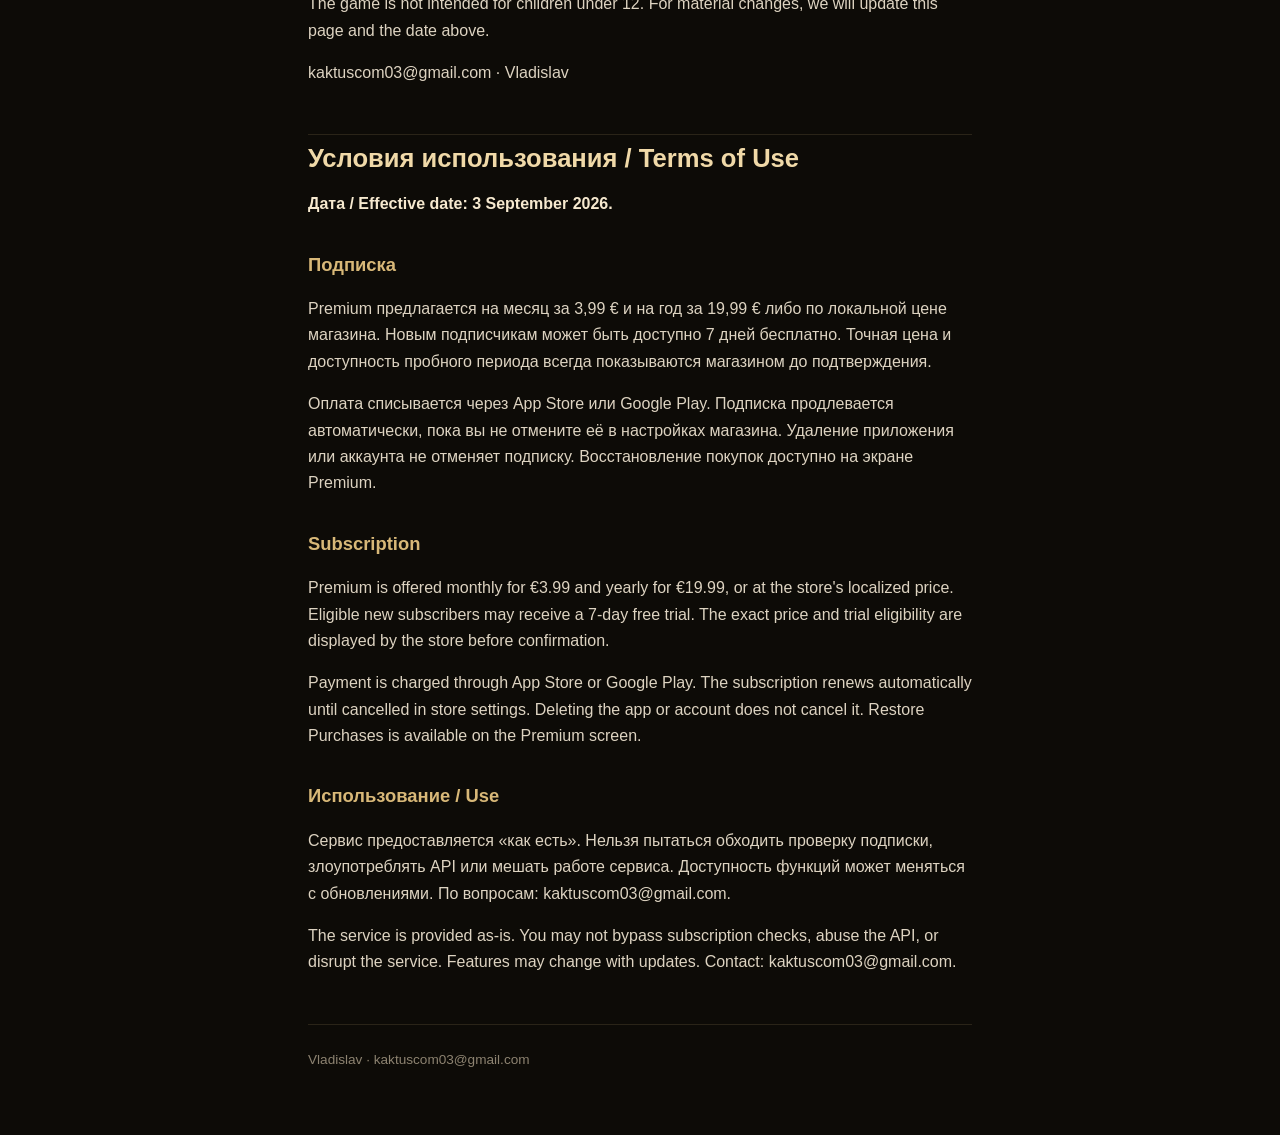
<file: privacy/index.html>
<!doctype html>
<html lang="ru">
<head>
<meta charset="utf-8">
<meta name="viewport" content="width=device-width, initial-scale=1">
<title>Убежище 12 — конфиденциальность и условия</title>
<style>
  :root { color-scheme: dark; }
  * { box-sizing: border-box; }
  body { margin: 0; background: #0d0b07; color: #e6ddcc; font: 16px/1.65 -apple-system, BlinkMacSystemFont, "Segoe UI", Roboto, sans-serif; }
  main { max-width: 44rem; margin: 0 auto; padding: 2.5rem 1.25rem 4rem; }
  h1 { font-size: 1.6rem; line-height: 1.25; color: #f0d9a8; margin: 2.5rem 0 1rem; }
  h1:first-of-type { margin-top: 0; }
  h2 { font-size: 1.15rem; color: #d8b878; margin: 2rem 0 .6rem; }
  p, li { color: #ddd3c1; }
  strong { color: #f6e9cf; }
  ul { padding-left: 1.2rem; }
  li { margin: .3rem 0; }
  hr { border: 0; border-top: 1px solid #2a2418; margin-top: 3rem; }
  .langs { display: flex; flex-wrap: wrap; gap: .75rem; margin-bottom: 2rem; }
  .langs a { color: #d8b878; text-decoration: none; border: 1px solid #4a3c22; padding: .35rem .9rem; border-radius: 4px; font-size: .9rem; }
  .langs a:hover { background: #1c1811; }
  section { scroll-margin-top: 1rem; }
  footer { margin-top: 3rem; padding-top: 1.5rem; border-top: 1px solid #2a2418; color: #8d8371; font-size: .85rem; }
</style>
</head>
<body>
<main>
  <nav class="langs"><a href="#ru">Русский</a><a href="#en">English</a><a href="#terms">Условия / Terms</a></nav>

  <section id="ru">
    <h1>Политика конфиденциальности «Убежище 12»</h1>
    <p><strong>Дата вступления в силу: 3 сентября 2026 года.</strong></p>
    <h2>Коротко</h2>
    <p>В игру можно играть гостем. Для покупки Premium нужен необязательный аккаунт по электронной почте с одноразовым кодом вместо пароля. Мы не показываем рекламу, не продаём данные и не используем рекламные идентификаторы.</p>
    <h2>Что собирается</h2>
    <ul>
      <li>Имя игрока и данные партии: комната, карты, открытые сведения, события и голосования.</li>
      <li>Случайные ключи сессий для возврата в комнату или аккаунт.</li>
      <li>Для аккаунта: почта, случайный внутренний ID и статус Premium.</li>
      <li>Для покупки: продукт, магазин, срок действия и статус продления. Данные банковской карты мы не получаем.</li>
    </ul>
    <p>Телефон, контакты, местоположение, рекламные идентификаторы и история других приложений не собираются.</p>
    <h2>Камера</h2>
    <p>Камера используется только для чтения QR-кода комнаты. Изображение остаётся на телефоне и не сохраняется. Микрофон не используется.</p>
    <h2>Хранение и удаление</h2>
    <p>Данные партии хранятся на сервере в Европейском союзе и удаляются через 24 часа после окончания игры. Архива партий нет.</p>
    <p>Аккаунт и почта хранятся до удаления аккаунта внутри приложения. При удалении почта обезличивается, а сессии отзываются. Подписку нужно отдельно отменить в App Store или Google Play.</p>
    <p>Ключи на телефоне находятся в iOS Keychain или Android EncryptedSharedPreferences; сервер хранит только их криптографические хэши.</p>
    <h2>Сторонние сервисы</h2>
    <ul>
      <li><strong>Apple App Store / Google Play</strong> обрабатывает оплату.</li>
      <li><strong>RevenueCat</strong> получает случайный ID аккаунта и сведения о покупке для серверной проверки Premium.</li>
      <li><strong>Resend</strong> получает почту только для доставки одноразового кода.</li>
      <li><strong>Anthropic Claude</strong> получает описание партии и игровые позывные для финала. Имена и почта не передаются. Личная Premium-история запрашивается только после серверной проверки подписки.</li>
    </ul>
    <h2>Ваши права</h2>
    <p>Удалить аккаунт можно в приложении. Для доступа, исправления или удаления других данных напишите на kaktuscom03@gmail.com и укажите почту аккаунта либо код комнаты. Пользователям ЕС доступны права GDPR.</p>
    <h2>Дети, изменения и связь</h2>
    <p>Игра не предназначена для детей младше 12 лет. При существенных изменениях мы обновим эту страницу и дату выше.</p>
    <p>kaktuscom03@gmail.com · Vladislav</p>
  </section>

  <hr>
  <section id="en">
    <h1>Privacy Policy — Shelter 12</h1>
    <p><strong>Effective date: 3 September 2026.</strong></p>
    <h2>In short</h2>
    <p>The game can be played as a guest. An optional email account with a one-time sign-in code is required to buy Premium. We show no ads, sell no data, and use no advertising identifiers.</p>
    <h2>What is collected</h2>
    <ul>
      <li>Player name and game data: the room, cards, revealed information, events, and votes.</li>
      <li>Random session keys used to return to a room or account.</li>
      <li>For an account: email, a random internal ID, and Premium status.</li>
      <li>For a purchase: product, store, expiration, and renewal status. We never receive payment-card details.</li>
    </ul>
    <p>The app does not collect phone numbers, contacts, location, advertising identifiers, or data about other apps.</p>
    <h2>Camera</h2>
    <p>The camera only scans room QR codes. Images stay on the phone and are not stored. The microphone is not used.</p>
    <h2>Storage and deletion</h2>
    <p>Game data is stored on a server in the European Union and deleted 24 hours after the game ends. No game archive is kept.</p>
    <p>The account and email are kept until the account is deleted in the app. Deletion de-identifies the email and revokes sessions. A subscription must be cancelled separately in App Store or Google Play.</p>
    <p>On-device keys are held in iOS Keychain or Android EncryptedSharedPreferences; the server stores only cryptographic hashes.</p>
    <h2>Service providers</h2>
    <ul>
      <li><strong>Apple App Store / Google Play</strong> processes payments.</li>
      <li><strong>RevenueCat</strong> receives the random account ID and purchase information for server-side Premium verification.</li>
      <li><strong>Resend</strong> receives the email only to deliver the one-time code.</li>
      <li><strong>Anthropic Claude</strong> receives game details and game-issued callsigns for the finale. Names and emails are not sent. A personal Premium story is requested only after server-side subscription verification.</li>
    </ul>
    <h2>Your rights</h2>
    <p>Delete the account inside the app. For access, correction, or deletion of other data, email kaktuscom03@gmail.com with the account email or room code. EU users retain their GDPR rights.</p>
    <h2>Children, changes, and contact</h2>
    <p>The game is not intended for children under 12. For material changes, we will update this page and the date above.</p>
    <p>kaktuscom03@gmail.com · Vladislav</p>
  </section>

  <hr>
  <section id="terms">
    <h1>Условия использования / Terms of Use</h1>
    <p><strong>Дата / Effective date: 3 September 2026.</strong></p>
    <h2>Подписка</h2>
    <p>Premium предлагается на месяц за 3,99 € и на год за 19,99 € либо по локальной цене магазина. Новым подписчикам может быть доступно 7 дней бесплатно. Точная цена и доступность пробного периода всегда показываются магазином до подтверждения.</p>
    <p>Оплата списывается через App Store или Google Play. Подписка продлевается автоматически, пока вы не отмените её в настройках магазина. Удаление приложения или аккаунта не отменяет подписку. Восстановление покупок доступно на экране Premium.</p>
    <h2>Subscription</h2>
    <p>Premium is offered monthly for €3.99 and yearly for €19.99, or at the store's localized price. Eligible new subscribers may receive a 7-day free trial. The exact price and trial eligibility are displayed by the store before confirmation.</p>
    <p>Payment is charged through App Store or Google Play. The subscription renews automatically until cancelled in store settings. Deleting the app or account does not cancel it. Restore Purchases is available on the Premium screen.</p>
    <h2>Использование / Use</h2>
    <p>Сервис предоставляется «как есть». Нельзя пытаться обходить проверку подписки, злоупотреблять API или мешать работе сервиса. Доступность функций может меняться с обновлениями. По вопросам: kaktuscom03@gmail.com.</p>
    <p>The service is provided as-is. You may not bypass subscription checks, abuse the API, or disrupt the service. Features may change with updates. Contact: kaktuscom03@gmail.com.</p>
  </section>

  <footer>Vladislav · kaktuscom03@gmail.com</footer>
</main>
</body>
</html>
</file>
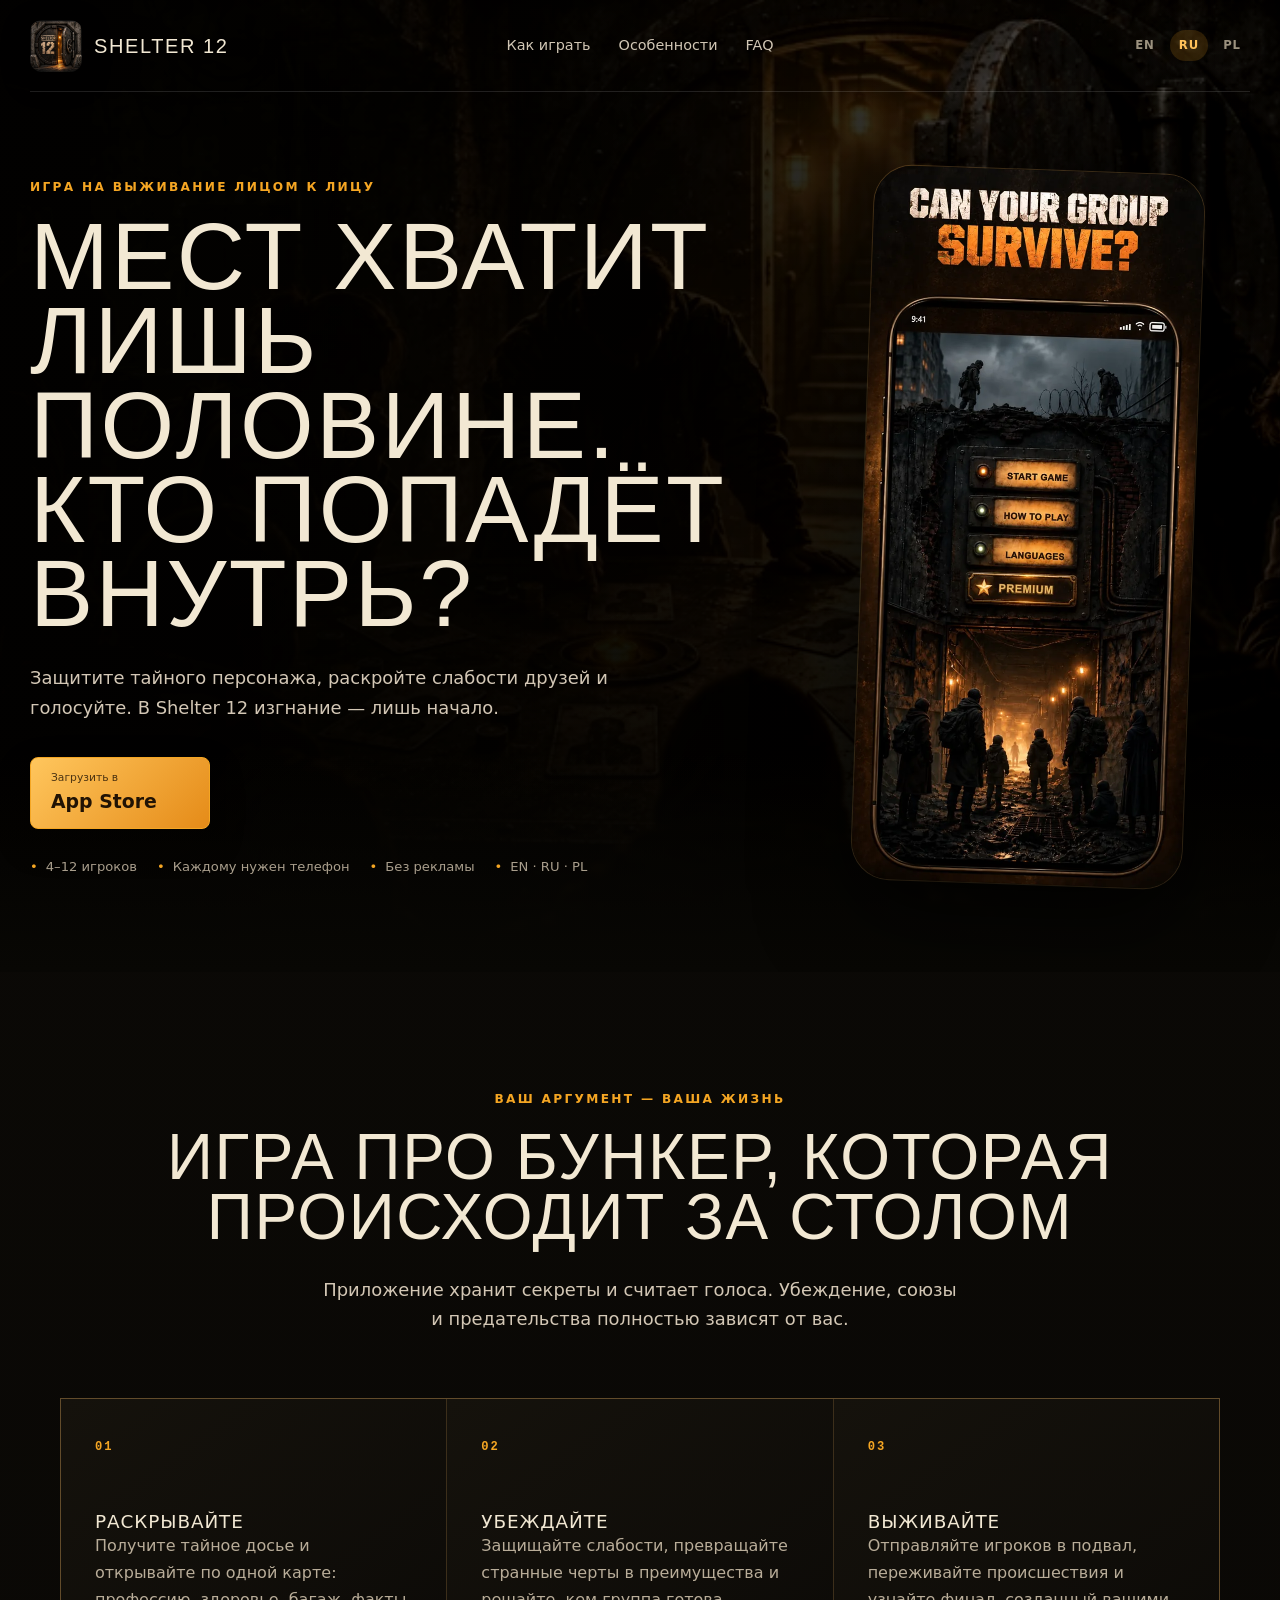
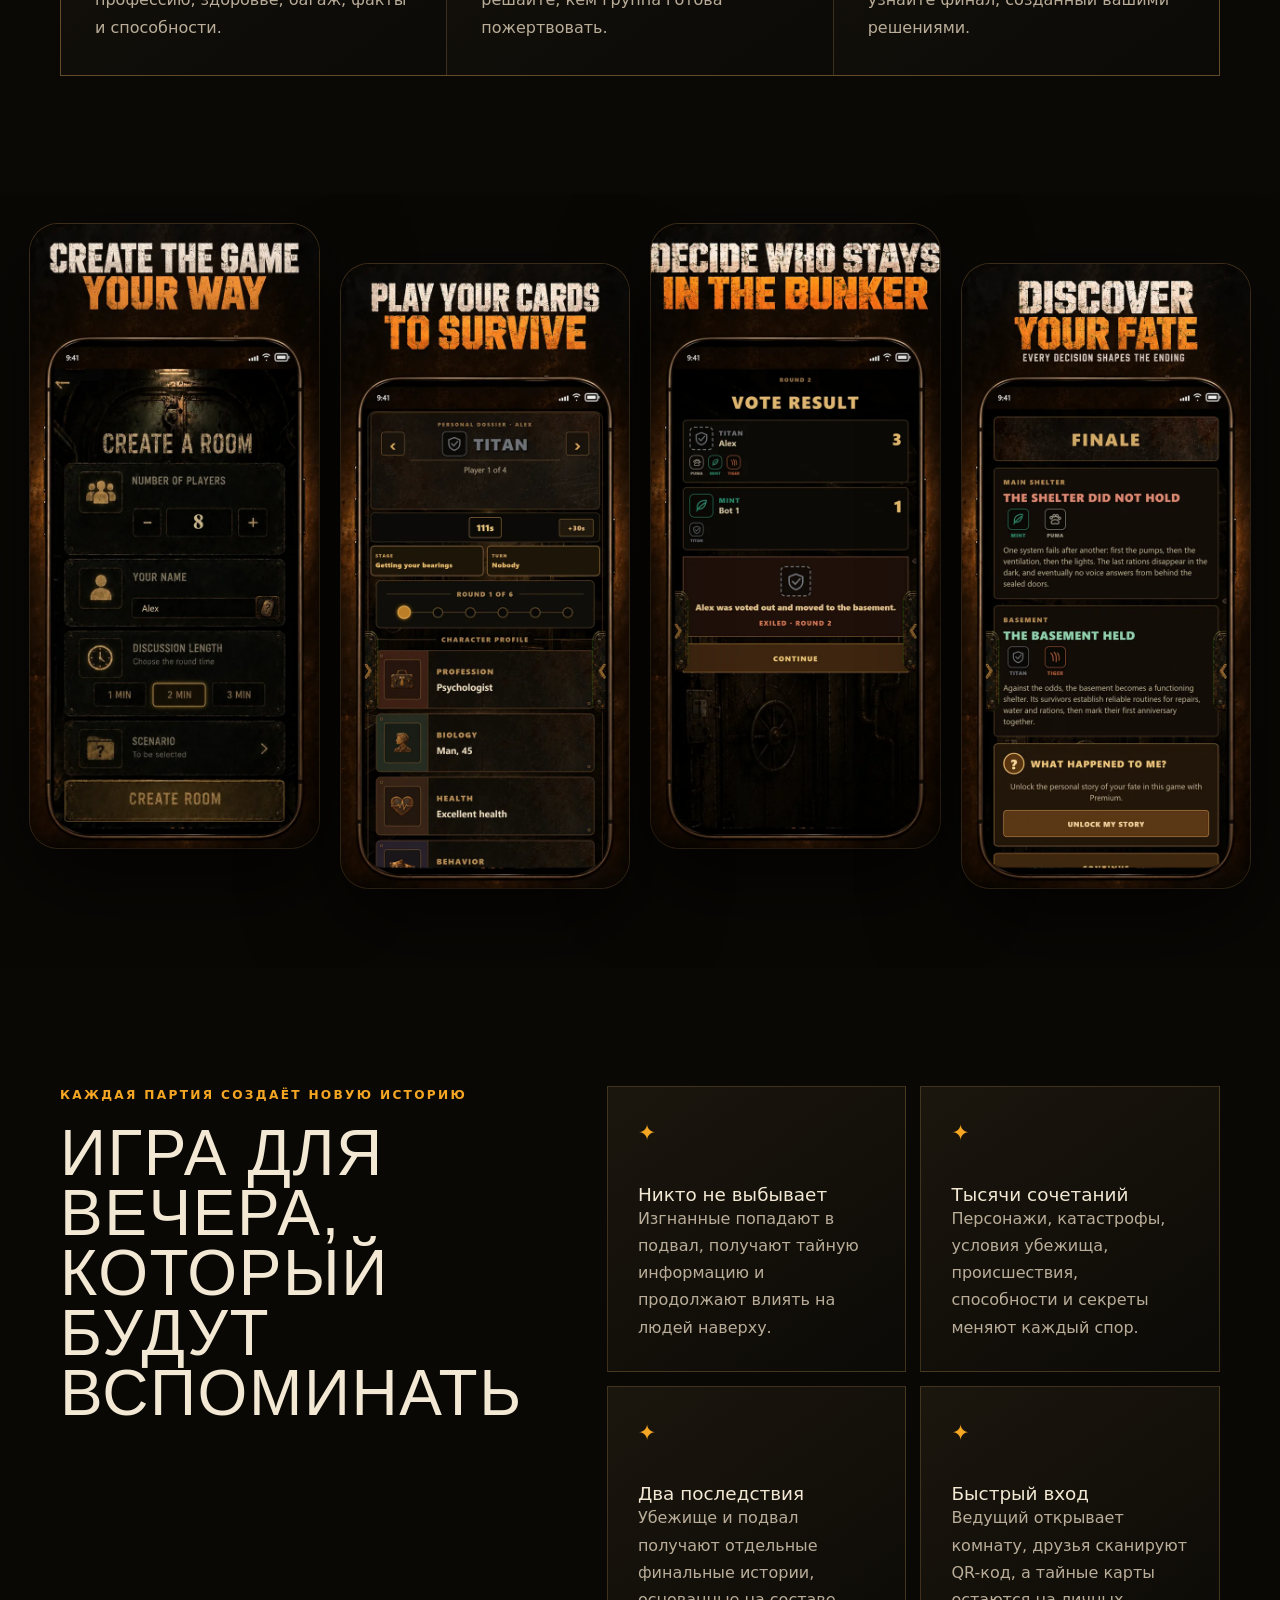
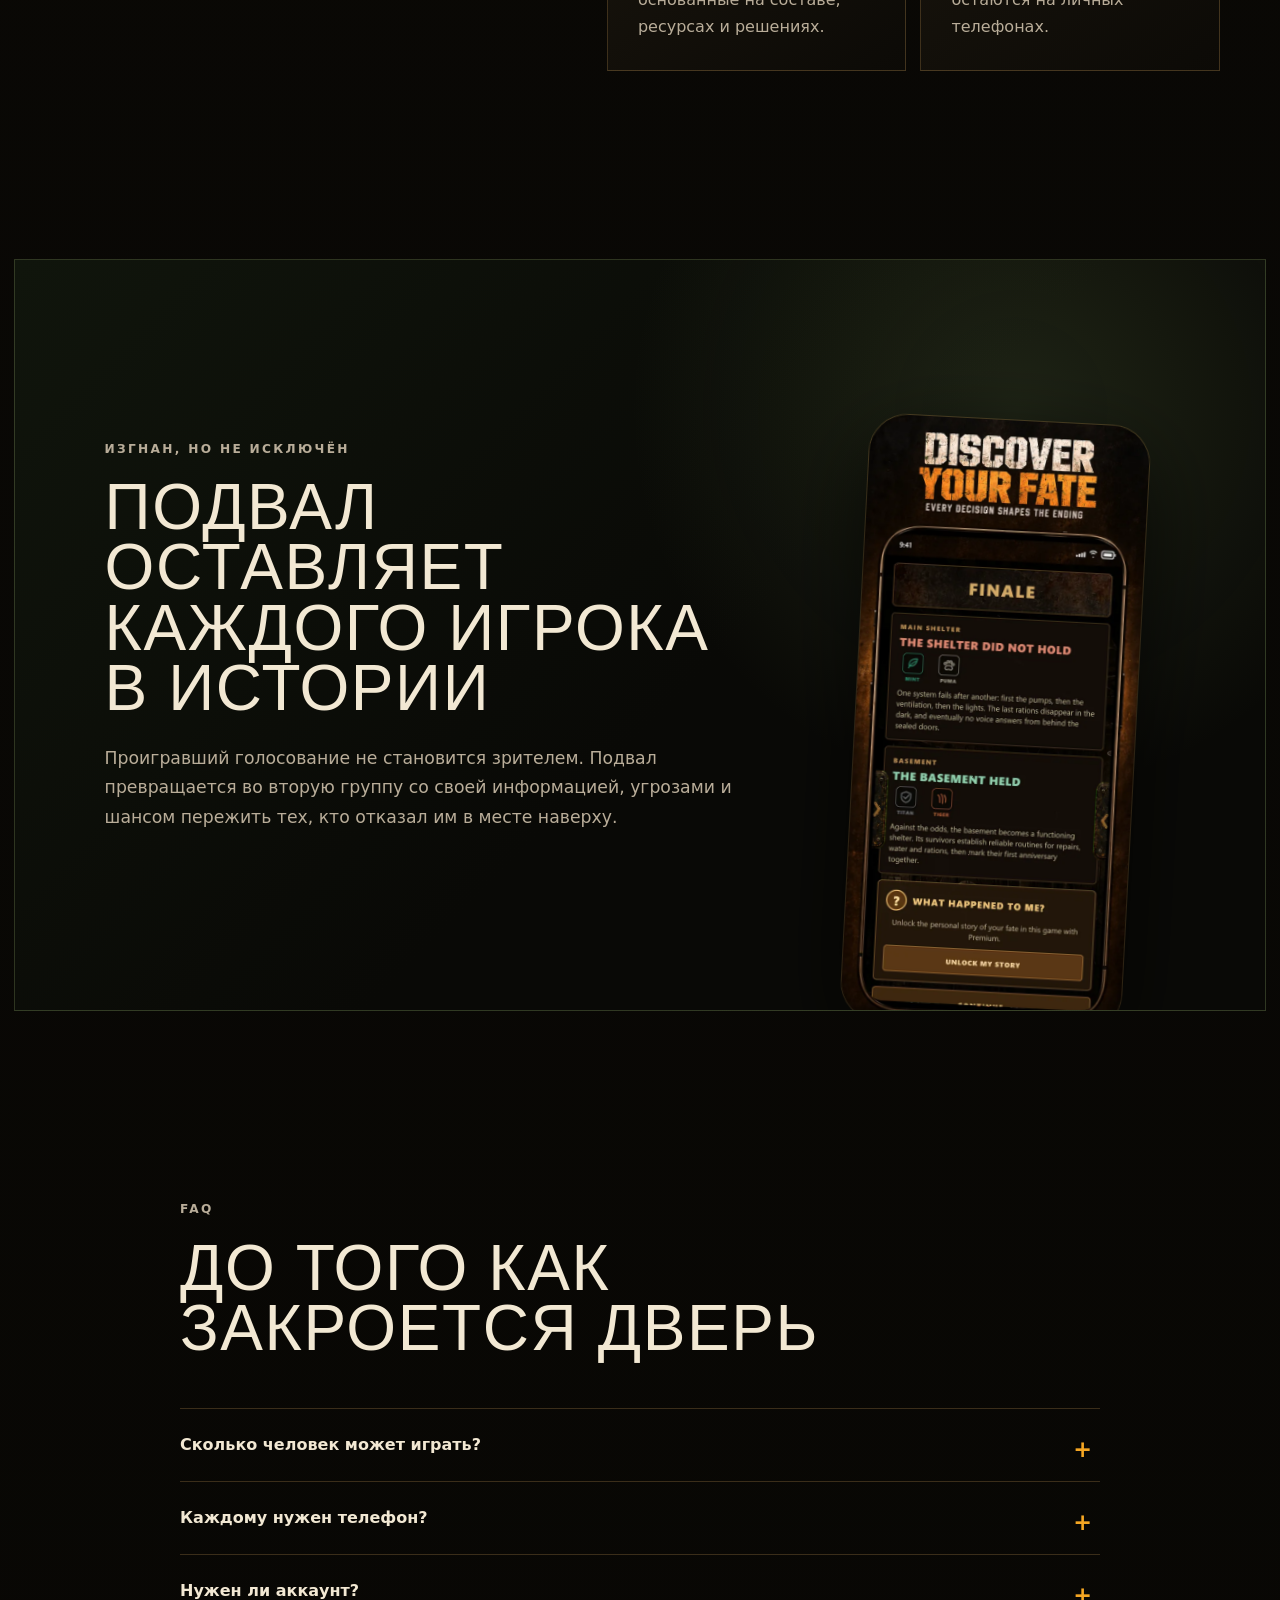
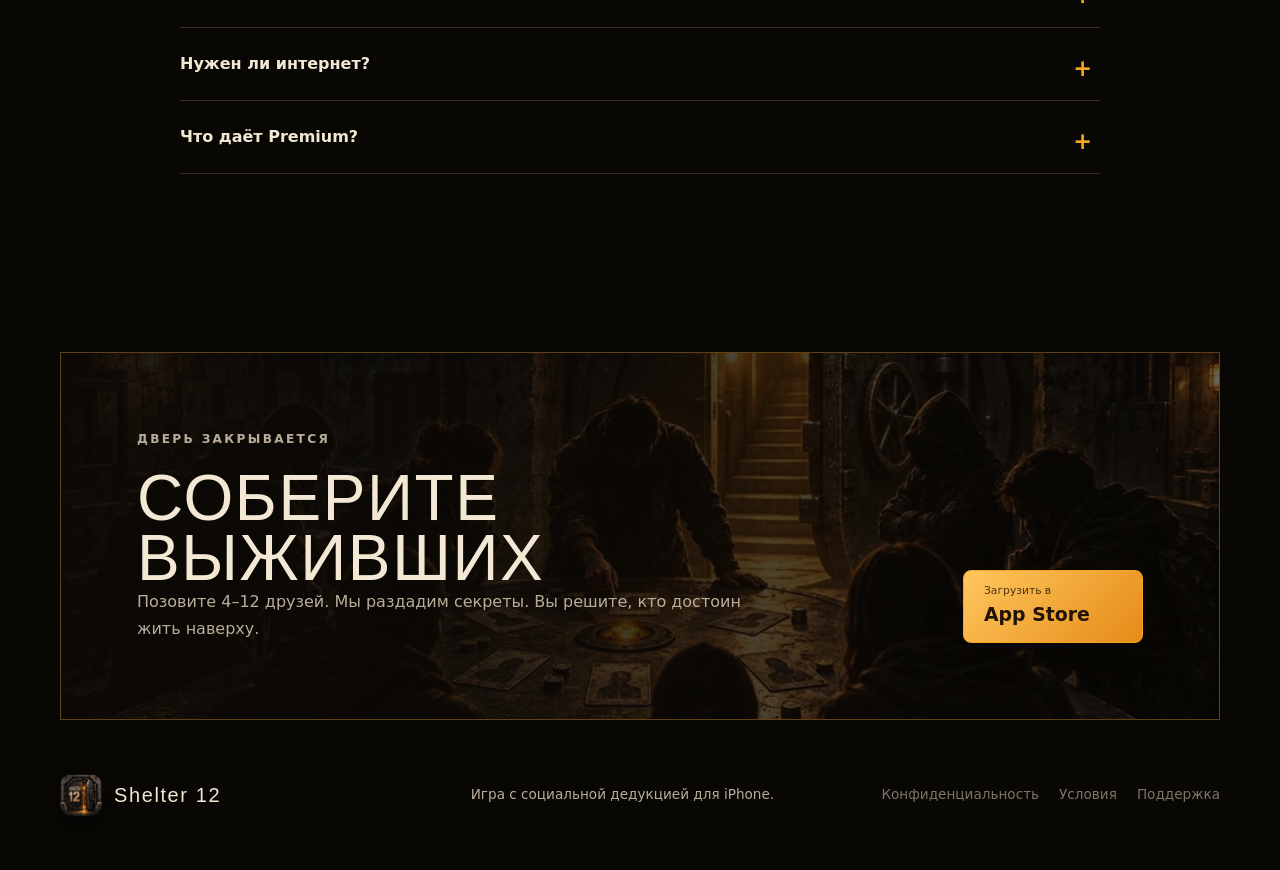
<file: ru/index.html>
<!DOCTYPE html><html lang="en"><head><meta charSet="utf-8"/><meta name="viewport" content="width=device-width, initial-scale=1"/><link rel="preload" href="../screens/survive.webp" as="image" fetchPriority="high"/><link rel="preload" href="../app-icon.webp" as="image"/><link rel="stylesheet" href="../assets/index-CUOzGbHn.css" data-rsc-css-href="../assets/index-CUOzGbHn.css" data-precedence="vite-rsc/importer-resources"/><title>Shelter 12 — игра про бункер для компании | Shelter 12</title><meta name="description" content="Раскрывайте карты, спорьте, голосуйте и выживайте. Игра про убежище для 4–12 друзей на iPhone."/><meta name="application-name" content="Shelter 12"/><meta name="keywords" content="party game,social deduction game,bunker game,survival game,game night,games for friends"/><meta name="author" content="Shelter 12"/><meta name="creator" content="Shelter 12"/><meta property="og:title" content="Shelter 12: Bunker Party Game"/><meta property="og:description" content="Only half of your friends fit. Debate, vote, and discover who survives."/><meta property="og:site_name" content="Shelter 12"/><meta property="og:type" content="website"/><meta property="og:locale" content="en_US"/><meta property="og:image" content="https://vladekmarch.github.io/shelter12/og.png"/><meta property="og:image:width" content="1200"/><meta property="og:image:height" content="630"/><meta property="og:image:alt" content="Shelter 12 — Only half of you fit"/><meta name="twitter:card" content="summary_large_image"/><meta name="twitter:title" content="Shelter 12: Bunker Party Game"/><meta name="twitter:description" content="Only half of your friends fit. Who earns a place?"/><meta name="twitter:image" content="https://vladekmarch.github.io/shelter12/og.png"/><link rel="icon" href="https://vladekmarch.github.io/shelter12/app-icon.webp"/><link rel="apple-touch-icon" href="https://vladekmarch.github.io/shelter12/app-icon.webp"/><link rel="canonical" href="https://vladekmarch.github.io/shelter12/ru/"/><link rel="alternate" hrefLang="en" href="https://vladekmarch.github.io/shelter12/"/><link rel="alternate" hrefLang="ru" href="https://vladekmarch.github.io/shelter12/ru/"/><link rel="alternate" hrefLang="pl" href="https://vladekmarch.github.io/shelter12/pl/"/><meta name="theme-color" content="#0b0906"/><meta name="color-scheme" content="dark"/>
</head><body><main lang="ru"><script type="application/ld+json">{"@context":"https://schema.org","@type":"VideoGame","name":"Shelter 12: Bunker Party Game","description":"Игра про бункер и социальную дедукцию для компании из 4–12 друзей.","genre":["Party game","Social deduction","Board game"],"numberOfPlayers":{"@type":"QuantitativeValue","minValue":4,"maxValue":12},"operatingSystem":"iOS","applicationCategory":"GameApplication","inLanguage":["en","ru","pl"],"offers":{"@type":"Offer","price":"0","priceCurrency":"USD"},"downloadUrl":"https://apps.apple.com/app/id6805146649"}</script><header class="site-header"><a class="brand" href="/shelter12/ru/" aria-label="Shelter 12 home"><img src="../app-icon.webp" alt="" width="52" height="52"/><span>SHELTER 12</span></a><nav class="top-nav" aria-label="Основная навигация"><a href="#how">Как играть</a><a href="#features">Особенности</a><a href="#faq">FAQ</a></nav><nav class="languages" aria-label="Language"><a class="" href="/shelter12/" hrefLang="en">EN</a><a class="active" href="/shelter12/ru/" hrefLang="ru">RU</a><a class="" href="/shelter12/pl/" hrefLang="pl">PL</a></nav></header><section class="hero"><div class="hero-backdrop" aria-hidden="true"></div><div class="hero-copy"><p class="eyebrow">Игра на выживание лицом к лицу</p><h1>Мест хватит лишь половине. Кто попадёт внутрь?</h1><p class="hero-lead">Защитите тайного персонажа, раскройте слабости друзей и голосуйте. В Shelter 12 изгнание — лишь начало.</p><div class="store-actions"><a class="store-button primary" href="https://apps.apple.com/app/id6805146649" rel="noreferrer"><span class="store-small">Загрузить в</span><strong>App Store</strong></a></div><div class="proof-row" aria-label="Коротко об игре"><span>4–12 игроков</span><span>Каждому нужен телефон</span><span>Без рекламы</span><span>EN · RU · PL</span></div></div><div class="hero-phone" aria-label="Главное меню Shelter 12 на iPhone"><img src="../screens/survive.webp" alt="Главное меню Shelter 12 на iPhone" width="540" height="1168" fetchPriority="high"/></div></section><section class="section intro" id="how"><p class="section-kicker">Ваш аргумент — ваша жизнь</p><h2>Игра про бункер, которая происходит за столом</h2><p class="section-lead">Приложение хранит секреты и считает голоса. Убеждение, союзы и предательства полностью зависят от вас.</p><div class="steps"><article class="step"><span class="step-number">0<!-- -->1</span><h3>Раскрывайте</h3><p>Получите тайное досье и открывайте по одной карте: профессию, здоровье, багаж, факты и способности.</p></article><article class="step"><span class="step-number">0<!-- -->2</span><h3>Убеждайте</h3><p>Защищайте слабости, превращайте странные черты в преимущества и решайте, кем группа готова пожертвовать.</p></article><article class="step"><span class="step-number">0<!-- -->3</span><h3>Выживайте</h3><p>Отправляйте игроков в подвал, переживайте происшествия и узнайте финал, созданный вашими решениями.</p></article></div></section><section class="screen-gallery" aria-label="Скриншоты игрового процесса Shelter 12"><div class="gallery-track"><figure class="screen-card screen-1"><img src="../screens/create.webp" alt="Создание комнаты Shelter 12" width="540" height="1168" loading="lazy"/></figure><figure class="screen-card screen-2"><img src="../screens/character.webp" alt="Тайное досье персонажа Shelter 12" width="540" height="1168" loading="lazy"/></figure><figure class="screen-card screen-3"><img src="../screens/vote.webp" alt="Голосование за место в бункере" width="540" height="1168" loading="lazy"/></figure><figure class="screen-card screen-4"><img src="../screens/finale.webp" alt="Две финальные истории убежища и подвала" width="540" height="1168" loading="lazy"/></figure></div></section><section class="section features" id="features"><div class="feature-heading"><p class="section-kicker">Каждая партия создаёт новую историю</p><h2>Игра для вечера, который будут вспоминать</h2></div><div class="feature-grid"><article class="feature-card"><span class="feature-mark" aria-hidden="true">✦</span><h3>Никто не выбывает</h3><p>Изгнанные попадают в подвал, получают тайную информацию и продолжают влиять на людей наверху.</p></article><article class="feature-card"><span class="feature-mark" aria-hidden="true">✦</span><h3>Тысячи сочетаний</h3><p>Персонажи, катастрофы, условия убежища, происшествия, способности и секреты меняют каждый спор.</p></article><article class="feature-card"><span class="feature-mark" aria-hidden="true">✦</span><h3>Два последствия</h3><p>Убежище и подвал получают отдельные финальные истории, основанные на составе, ресурсах и решениях.</p></article><article class="feature-card"><span class="feature-mark" aria-hidden="true">✦</span><h3>Быстрый вход</h3><p>Ведущий открывает комнату, друзья сканируют QR-код, а тайные карты остаются на личных телефонах.</p></article></div></section><section class="basement-band"><div><p class="section-kicker">Изгнан, но не исключён</p><h2>Подвал оставляет каждого игрока в истории</h2><p>Проигравший голосование не становится зрителем. Подвал превращается во вторую группу со своей информацией, угрозами и шансом пережить тех, кто отказал им в месте наверху.</p></div><img src="../screens/finale.webp" alt="Финал Shelter 12 с результатами обеих групп" width="540" height="1168" loading="lazy"/></section><section class="section faq" id="faq"><p class="section-kicker">FAQ</p><h2>До того как закроется дверь</h2><div class="faq-list"><details><summary>Сколько человек может играть?</summary><p>Shelter 12 рассчитана на 4–12 человек, играющих вместе в одном месте.</p></details><details><summary>Каждому нужен телефон?</summary><p>Да. Каждый использует iPhone для тайных карт, а обсуждение проходит лицом к лицу.</p></details><details><summary>Нужен ли аккаунт?</summary><p>Для обычных партий аккаунт не нужен. Вход используется только для покупки и восстановления Premium.</p></details><details><summary>Нужен ли интернет?</summary><p>Да. Телефоны подключаются к одной закрытой комнате через сервис Shelter 12.</p></details><details><summary>Что даёт Premium?</summary><p>Тематические колоды, настройки полезности и сложности, различия персонажей и личные эпилоги.</p></details></div></section><section class="final-cta"><div><p class="section-kicker">Дверь закрывается</p><h2>Соберите выживших</h2><p>Позовите 4–12 друзей. Мы раздадим секреты. Вы решите, кто достоин жить наверху.</p></div><div class="store-actions"><a class="store-button primary" href="https://apps.apple.com/app/id6805146649" rel="noreferrer"><span class="store-small">Загрузить в</span><strong>App Store</strong></a></div></section><footer><div class="footer-brand"><img src="../app-icon.webp" alt="" width="42" height="42"/><span>Shelter 12</span></div><p>Игра с социальной дедукцией для iPhone.</p><div class="footer-links"><a href="https://vladekmarch.github.io/shelter12/privacy/#en">Конфиденциальность</a><a href="https://vladekmarch.github.io/shelter12/privacy/#terms">Условия</a><a href="mailto:kaktuscom03@gmail.com">Поддержка</a></div></footer></main></body></html>
</file>
<file: assets/index-CUOzGbHn.css>
/*! tailwindcss v4.2.1 | MIT License | https://tailwindcss.com */
@layer properties{@supports (((-webkit-hyphens:none)) and (not (margin-trim:inline))) or ((-moz-orient:inline) and (not (color:rgb(from red r g b)))){*,:before,:after,::backdrop{--tw-border-style:solid;--tw-blur:initial;--tw-brightness:initial;--tw-contrast:initial;--tw-grayscale:initial;--tw-hue-rotate:initial;--tw-invert:initial;--tw-opacity:initial;--tw-saturate:initial;--tw-sepia:initial;--tw-drop-shadow:initial;--tw-drop-shadow-color:initial;--tw-drop-shadow-alpha:100%;--tw-drop-shadow-size:initial}}}@layer theme{:root,:host{--font-sans:ui-sans-serif, system-ui, sans-serif, "Apple Color Emoji", "Segoe UI Emoji", "Segoe UI Symbol", "Noto Color Emoji";--font-mono:ui-monospace, SFMono-Regular, Menlo, Monaco, Consolas, "Liberation Mono", "Courier New", monospace;--spacing:.25rem;--default-font-family:var(--font-sans);--default-mono-font-family:var(--font-mono)}}@layer base{*,:after,:before,::backdrop{box-sizing:border-box;border:0 solid;margin:0;padding:0}::file-selector-button{box-sizing:border-box;border:0 solid;margin:0;padding:0}html,:host{-webkit-text-size-adjust:100%;tab-size:4;line-height:1.5;font-family:var(--default-font-family,ui-sans-serif, system-ui, sans-serif, "Apple Color Emoji", "Segoe UI Emoji", "Segoe UI Symbol", "Noto Color Emoji");font-feature-settings:var(--default-font-feature-settings,normal);font-variation-settings:var(--default-font-variation-settings,normal);-webkit-tap-highlight-color:transparent}hr{height:0;color:inherit;border-top-width:1px}abbr:where([title]){-webkit-text-decoration:underline dotted;text-decoration:underline dotted}h1,h2,h3,h4,h5,h6{font-size:inherit;font-weight:inherit}a{color:inherit;-webkit-text-decoration:inherit;-webkit-text-decoration:inherit;-webkit-text-decoration:inherit;-webkit-text-decoration:inherit;text-decoration:inherit}b,strong{font-weight:bolder}code,kbd,samp,pre{font-family:var(--default-mono-font-family,ui-monospace, SFMono-Regular, Menlo, Monaco, Consolas, "Liberation Mono", "Courier New", monospace);font-feature-settings:var(--default-mono-font-feature-settings,normal);font-variation-settings:var(--default-mono-font-variation-settings,normal);font-size:1em}small{font-size:80%}sub,sup{vertical-align:baseline;font-size:75%;line-height:0;position:relative}sub{bottom:-.25em}sup{top:-.5em}table{text-indent:0;border-color:inherit;border-collapse:collapse}:-moz-focusring{outline:auto}progress{vertical-align:baseline}summary{display:list-item}ol,ul,menu{list-style:none}img,svg,video,canvas,audio,iframe,embed,object{vertical-align:middle;display:block}img,video{max-width:100%;height:auto}button,input,select,optgroup,textarea{font:inherit;font-feature-settings:inherit;font-variation-settings:inherit;letter-spacing:inherit;color:inherit;opacity:1;background-color:#0000;border-radius:0}::file-selector-button{font:inherit;font-feature-settings:inherit;font-variation-settings:inherit;letter-spacing:inherit;color:inherit;opacity:1;background-color:#0000;border-radius:0}:where(select:is([multiple],[size])) optgroup{font-weight:bolder}:where(select:is([multiple],[size])) optgroup option{padding-inline-start:20px}::file-selector-button{margin-inline-end:4px}::placeholder{opacity:1}@supports (not ((-webkit-appearance:-apple-pay-button))) or (contain-intrinsic-size:1px){::placeholder{color:currentColor}@supports (color:color-mix(in lab, red, red)){::placeholder{color:color-mix(in oklab, currentcolor 50%, transparent)}}}textarea{resize:vertical}::-webkit-search-decoration{-webkit-appearance:none}::-webkit-date-and-time-value{min-height:1lh;text-align:inherit}::-webkit-datetime-edit{display:inline-flex}::-webkit-datetime-edit-fields-wrapper{padding:0}::-webkit-datetime-edit{padding-block:0}::-webkit-datetime-edit-year-field{padding-block:0}::-webkit-datetime-edit-month-field{padding-block:0}::-webkit-datetime-edit-day-field{padding-block:0}::-webkit-datetime-edit-hour-field{padding-block:0}::-webkit-datetime-edit-minute-field{padding-block:0}::-webkit-datetime-edit-second-field{padding-block:0}::-webkit-datetime-edit-millisecond-field{padding-block:0}::-webkit-datetime-edit-meridiem-field{padding-block:0}::-webkit-calendar-picker-indicator{line-height:1}:-moz-ui-invalid{box-shadow:none}button,input:where([type=button],[type=reset],[type=submit]){appearance:button}::file-selector-button{appearance:button}::-webkit-inner-spin-button{height:auto}::-webkit-outer-spin-button{height:auto}[hidden]:where(:not([hidden=until-found])){display:none!important}}@layer components;@layer utilities{.visible{visibility:visible}.relative{position:relative}.static{position:static}.start{inset-inline-start:var(--spacing)}.end{inset-inline-end:var(--spacing)}.flex{display:flex}.hidden{display:none}.table{display:table}.resize{resize:both}.flex-wrap{flex-wrap:wrap}.border{border-style:var(--tw-border-style);border-width:1px}.blur{--tw-blur:blur(8px);filter:var(--tw-blur,) var(--tw-brightness,) var(--tw-contrast,) var(--tw-grayscale,) var(--tw-hue-rotate,) var(--tw-invert,) var(--tw-saturate,) var(--tw-sepia,) var(--tw-drop-shadow,)}}:root{--ink:#f2e8d3;--muted:#b9ad99;--dim:#7e7465;--black:#080704;--panel:#12100b;--panel-2:#19150e;--line:#d7a95c3d;--amber:#f5a623;--amber-soft:#d78a24;--green:#8ea765}*{box-sizing:border-box}html{scroll-behavior:smooth;background:var(--black)}body{background:radial-gradient(circle at 50% -10%, #7045143b, transparent 36rem), linear-gradient(180deg, #0b0906 0%, var(--black) 100%);color:var(--ink);-webkit-font-smoothing:antialiased;margin:0;font-family:Inter,ui-sans-serif,system-ui,-apple-system,BlinkMacSystemFont,Segoe UI,sans-serif}a{color:inherit;text-decoration:none}img{max-width:100%;display:block}.site-header{z-index:20;border-bottom:1px solid #ffffff1f;grid-template-columns:1fr auto 1fr;align-items:center;gap:28px;width:min(1220px,100% - 40px);min-height:92px;display:grid;position:absolute;top:0;left:50%;transform:translate(-50%)}.brand{align-items:center;gap:12px;width:max-content;display:inline-flex}.brand img,.footer-brand img{border-radius:12px;box-shadow:0 8px 28px #00000073}.brand span,.footer-brand span{letter-spacing:.08em;font-family:Impact,Haettenschweiler,Arial Narrow Bold,sans-serif;font-size:1.25rem}.top-nav{color:#d2c7b5;gap:28px;font-size:.9rem;display:flex}.top-nav a:hover,.footer-links a:hover{color:var(--amber)}.languages{justify-self:end;gap:6px;display:flex}.languages a{color:#9c927f;letter-spacing:.08em;border-radius:999px;padding:7px 9px;font-size:.73rem;font-weight:800}.languages a.active{color:#ffc15a;background:#f5a62329}.hero{isolation:isolate;grid-template-columns:minmax(0,1.1fr) minmax(300px,.7fr);align-items:center;gap:80px;min-height:800px;padding:170px max(24px,50vw - 610px) 88px;display:grid;position:relative;overflow:hidden}.hero:after{content:"";z-index:-1;background:linear-gradient(transparent, var(--black));height:220px;position:absolute;inset:auto 0 0}.hero-backdrop{z-index:-2;filter:saturate(.82)contrast(1.05);background:linear-gradient(90deg,#080704fa 5%,#080704cc 48%,#08070480 100%),linear-gradient(#08070459,#080704e0),url(../hero.webp) 50%/cover no-repeat;position:absolute;inset:0}.hero-copy{max-width:750px}.eyebrow,.section-kicker{color:var(--amber);letter-spacing:.19em;text-transform:uppercase;margin:0 0 18px;font-size:.76rem;font-weight:900}h1,h2,h3{text-wrap:balance;margin:0}h1,h2{text-transform:uppercase;letter-spacing:.025em;font-family:Impact,Haettenschweiler,Arial Narrow Bold,sans-serif;font-weight:500}h1{max-width:800px;font-size:clamp(3.8rem,7.4vw,7.1rem);line-height:.89}h2{font-size:clamp(2.7rem,5vw,5.15rem);line-height:.94}h3{font-size:1.15rem;line-height:1.15}.hero-lead,.section-lead{color:#d3c7b5;max-width:650px;margin:28px 0 0;font-size:clamp(1.05rem,1.4vw,1.28rem);line-height:1.65}.store-actions{flex-wrap:wrap;gap:12px;margin-top:34px;display:flex}.store-button{background:#080704b8;border:1px solid #ffffff3d;border-radius:8px;min-width:180px;padding:12px 20px 13px;transition:transform .2s,border-color .2s,background .2s;box-shadow:0 14px 34px #00000047}.store-button:hover{border-color:var(--amber);background:#15110a;transform:translateY(-2px)}.store-button.primary{color:#211304;border-color:var(--amber);background:linear-gradient(135deg,#ffc65d,#e58b18)}.store-small{opacity:.8;font-size:.67rem;display:block}.store-button strong{margin-top:1px;font-size:1.18rem;display:block}.proof-row{color:#a99e8c;flex-wrap:wrap;gap:10px 20px;margin-top:28px;font-size:.82rem;display:flex}.proof-row span:before{content:"•";color:var(--amber);margin-right:8px}.hero-phone{justify-self:center;width:min(330px,100%);transform:rotate(2deg)}.hero-phone img,.screen-card img,.basement-band img{border-radius:38px;box-shadow:0 30px 90px #000000b8,0 0 0 1px #e0aa5c47}.section{width:min(1160px,100% - 40px);margin:0 auto;padding:118px 0}.intro{text-align:center}.intro .section-lead{margin-inline:auto}.steps{border:1px solid var(--line);background:var(--line);text-align:left;grid-template-columns:repeat(3,1fr);gap:1px;margin-top:64px;display:grid}.step{background:linear-gradient(145deg,#15120c,#0c0a07);min-height:260px;padding:34px;position:relative}.step-number{color:var(--amber);letter-spacing:.16em;font:700 .76rem/1 ui-monospace,monospace}.step h3{text-transform:uppercase;letter-spacing:.05em;margin-top:54px}.step p,.feature-card p,.basement-band p,.faq p,.final-cta p,footer p{color:var(--muted);line-height:1.7}.screen-gallery{padding:30px 0 120px;overflow:hidden}.gallery-track{grid-template-columns:repeat(4,1fr);align-items:center;gap:22px;width:min(1220px,100% - 24px);margin:0 auto;display:grid}.screen-card{margin:0}.screen-card:nth-child(2),.screen-card:nth-child(4){transform:translateY(40px)}.screen-card img{border-radius:28px}.features{grid-template-columns:.8fr 1.2fr;align-items:start;gap:84px;display:grid}.feature-heading{position:sticky;top:36px}.feature-grid{grid-template-columns:repeat(2,1fr);gap:14px;display:grid}.feature-card{border:1px solid var(--line);background:linear-gradient(145deg,#1c170feb,#0c0a07eb);min-height:250px;padding:30px}.feature-mark{color:var(--amber);font-size:1.35rem}.feature-card h3{margin-top:34px}.basement-band{background:radial-gradient(circle at 80% 20%,#69814938,#0000 24rem),linear-gradient(135deg,#10150c,#090906 55%);border:1px solid #8ea76547;grid-template-columns:1fr 350px;align-items:center;gap:90px;width:min(1280px,100% - 28px);min-height:610px;margin:70px auto;padding:72px clamp(28px,7vw,96px);display:grid;overflow:hidden}.basement-band>div{max-width:720px}.basement-band p:not(.section-kicker){margin-top:26px;font-size:1.08rem}.basement-band img{justify-self:center;width:280px;transform:rotate(3deg)translateY(88px)}.faq{max-width:920px}.faq h2{max-width:700px}.faq-list{border-top:1px solid var(--line);margin-top:50px}details{border-bottom:1px solid var(--line)}summary{cursor:pointer;padding:24px 42px 24px 0;font-weight:800;list-style:none;position:relative}summary::-webkit-details-marker{display:none}summary:after{content:"+";color:var(--amber);font-size:1.4rem;position:absolute;right:8px}details[open] summary:after{content:"–"}details p{max-width:760px;margin:-4px 0 22px}.final-cta{background:linear-gradient(90deg,#0c0905f0,#0c09059e),url(../hero.webp) 50%/cover no-repeat;border:1px solid #604016;grid-template-columns:1fr auto;align-items:end;gap:60px;width:min(1160px,100% - 40px);margin:60px auto 0;padding:76px;display:grid}.final-cta h2,.final-cta p:not(.section-kicker){max-width:620px}footer{width:min(1160px,100% - 40px);color:var(--dim);grid-template-columns:1fr 1fr auto;align-items:center;gap:30px;margin:0 auto;padding:54px 0;font-size:.85rem;display:grid}.footer-brand{color:var(--ink);align-items:center;gap:12px;display:flex}.footer-links{gap:20px;display:flex}@media (width<=900px){.site-header{grid-template-columns:1fr auto;min-height:78px}.top-nav{display:none}.brand img{width:44px;height:44px}.brand span{font-size:1rem}.hero{grid-template-columns:1fr 260px;gap:36px;min-height:auto;padding-top:132px}.steps{grid-template-columns:1fr}.step{min-height:210px}.step h3{margin-top:34px}.features{grid-template-columns:1fr;gap:50px}.feature-heading{position:static}.basement-band{grid-template-columns:1fr 260px;gap:30px}.final-cta{grid-template-columns:1fr;padding:52px}footer{grid-template-columns:1fr auto}footer>p{grid-row:2}}@media (width<=620px){.site-header{width:calc(100% - 24px)}.brand span{display:none}.languages a{padding:6px 7px}.hero{text-align:center;padding:120px 20px 72px;display:block}.hero-backdrop{background:linear-gradient(#08070480,#080704f5 72%),url(../hero.webp) 50%/cover no-repeat}h1{font-size:clamp(3.1rem,15vw,4.6rem)}h2{font-size:clamp(2.55rem,12vw,3.7rem)}.hero-lead{font-size:1rem}.store-actions,.proof-row{justify-content:center}.store-button{flex:1;min-width:145px}.hero-phone{width:220px;margin:54px auto 0;transform:rotate(2deg)}.section{width:calc(100% - 28px);padding:82px 0}.steps{margin-top:44px}.gallery-track{scroll-snap-type:x mandatory;grid-template-columns:repeat(4,230px);justify-content:start;padding:20px 10px 62px;overflow-x:auto}.screen-card{scroll-snap-align:center}.screen-card:nth-child(2),.screen-card:nth-child(4){transform:none}.feature-grid{grid-template-columns:1fr}.feature-card{min-height:auto}.basement-band{text-align:center;width:calc(100% - 20px);min-height:auto;padding:58px 24px 0;display:block}.basement-band img{width:220px;margin:44px auto 0;transform:translateY(46px)}.final-cta{text-align:center;width:calc(100% - 24px);padding:48px 24px}footer{flex-direction:column;align-items:flex-start;width:calc(100% - 28px);display:flex}}@media (prefers-reduced-motion:reduce){html{scroll-behavior:auto}.store-button{transition:none}}@property --tw-border-style{syntax:"*";inherits:false;initial-value:solid}@property --tw-blur{syntax:"*";inherits:false}@property --tw-brightness{syntax:"*";inherits:false}@property --tw-contrast{syntax:"*";inherits:false}@property --tw-grayscale{syntax:"*";inherits:false}@property --tw-hue-rotate{syntax:"*";inherits:false}@property --tw-invert{syntax:"*";inherits:false}@property --tw-opacity{syntax:"*";inherits:false}@property --tw-saturate{syntax:"*";inherits:false}@property --tw-sepia{syntax:"*";inherits:false}@property --tw-drop-shadow{syntax:"*";inherits:false}@property --tw-drop-shadow-color{syntax:"*";inherits:false}@property --tw-drop-shadow-alpha{syntax:"<percentage>";inherits:false;initial-value:100%}@property --tw-drop-shadow-size{syntax:"*";inherits:false}
</file>
